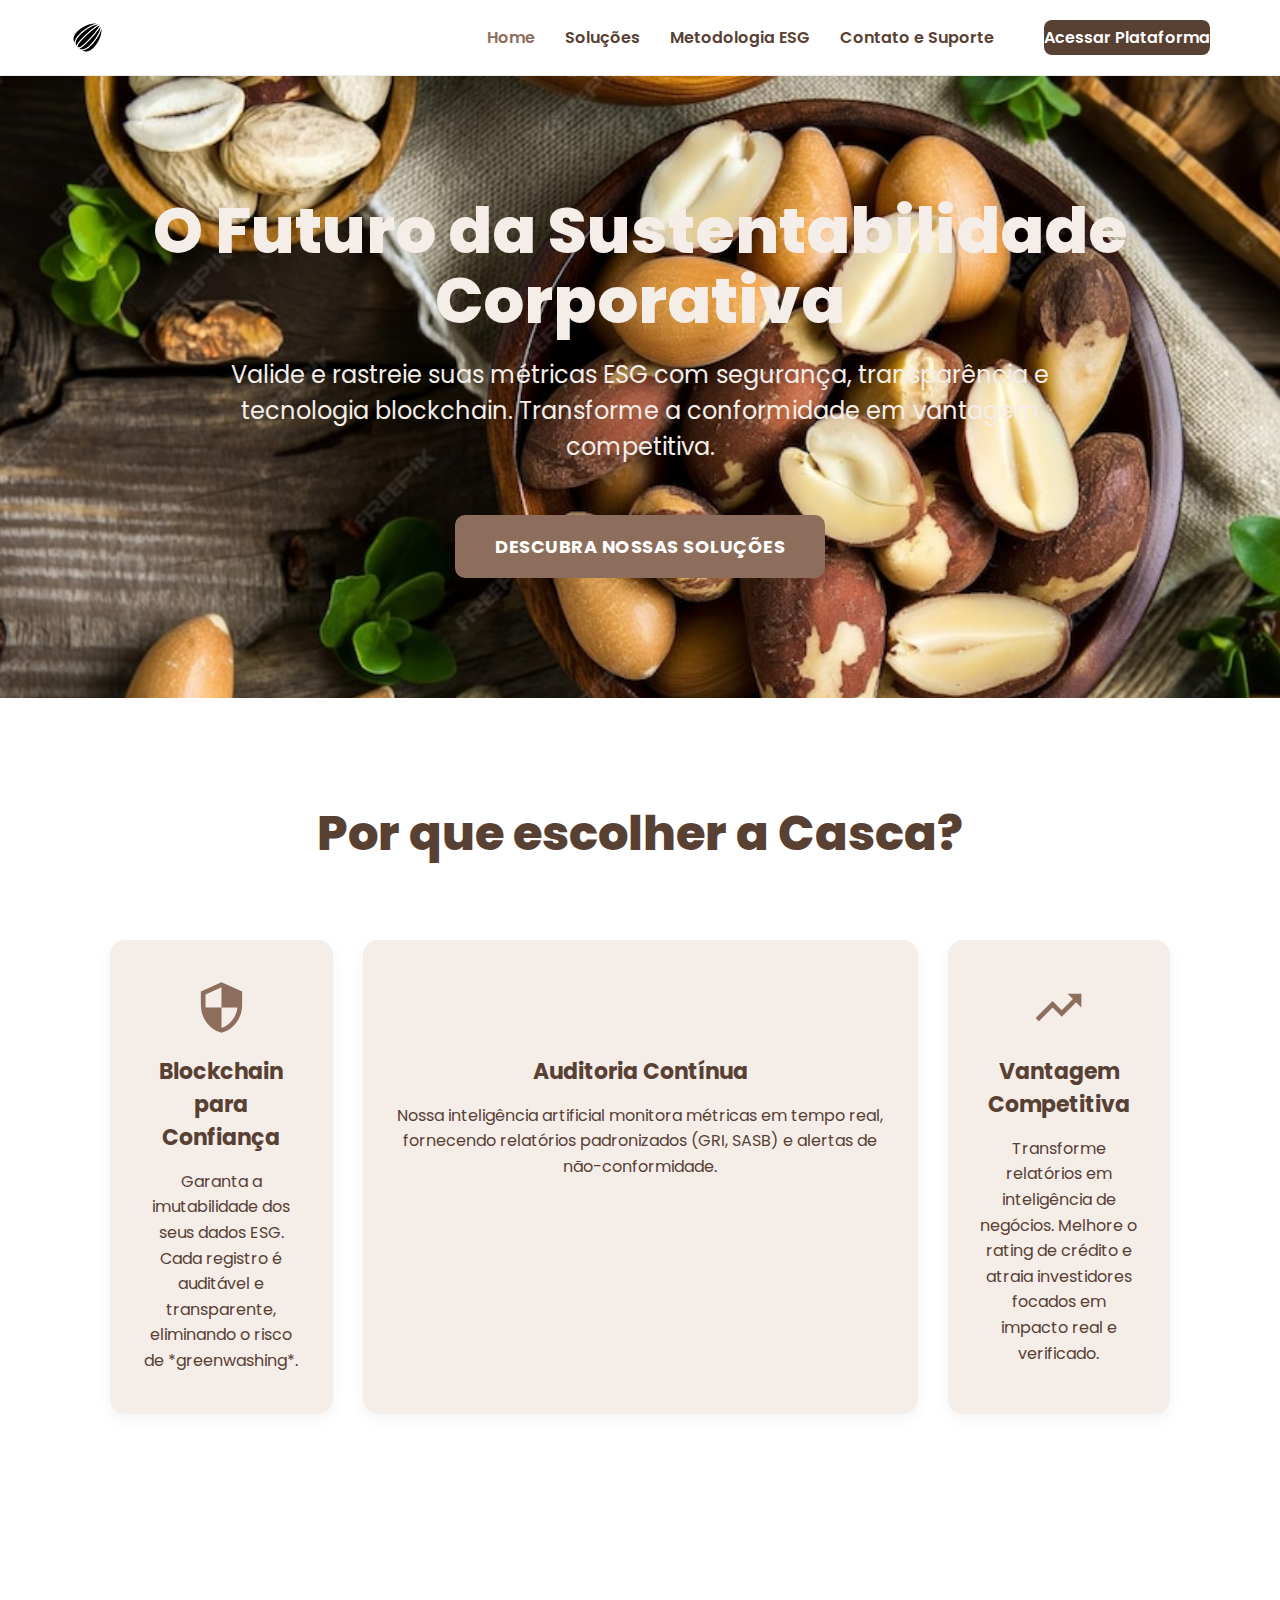
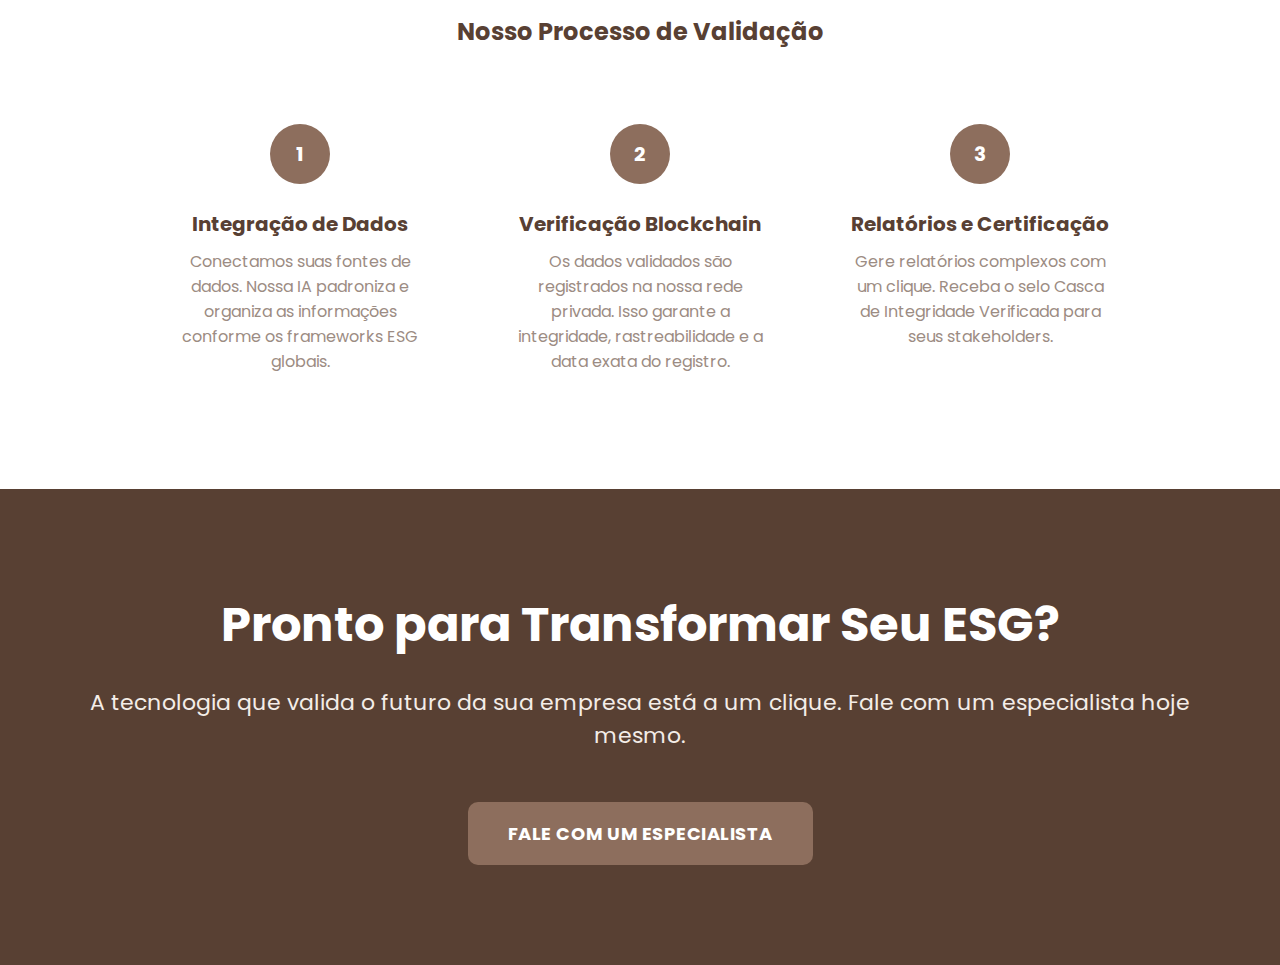
<file: static/index.html>
<!DOCTYPE html>
<html lang="pt-BR">
<head>
    <meta charset="UTF-8">
    <meta name="viewport" content="width=device-width, initial-scale=1.0">
    <title>Home - Sustentabilidade Corporativa</title>
    <link href="https://fonts.googleapis.com/css2?family=Poppins:wght@300;400;600;700;800&display=swap" rel="stylesheet">
    <link href="https://fonts.googleapis.com/icon?family=Material+Icons" rel="stylesheet">
    <style>
        /* --- Variáveis de Estilo (PADRÃO MARROM/BEGE) --- */
        :root {
            /* Marrom Escuro / Quase Preto */
            --color-brown-dark: #584033;     
            /* Marrom Médio / Terra (Destaque) */
            --color-brown-medium: #8D6E5D;   
            /* Bege Claro / Areia (Fundo Principal) */
            --color-brown-light: #F4EDE8;    
            
            --color-text-dark: var(--color-brown-dark);
            /* Cinza-Marrom */
            --color-text-light: #9C8C83;     
            --color-white: #FFFFFF;          
            --font-primary: 'Poppins', sans-serif;
            
            /* Cor de destaque para hover */
            --color-hover-light: #A38271; 
        }

        * {
            margin: 0; padding: 0; box-sizing: border-box; 
            font-family: var(--font-primary);
            scroll-behavior: smooth;
        }

        body {
            background-color: var(--color-white); 
            min-height: 100vh;
            color: var(--color-text-dark);
        }

        /* --- Estilo do Cabeçalho e Navegação Principal --- */
        .header-main {
            display: flex;
            justify-content: space-between;
            align-items: center;
            padding: 20px 70px; 
            background-color: var(--color-white);
            border-bottom: 1px solid #eee;
        }

        .logo a img { height: 35px; vertical-align: middle; }
        
        .nav-links {
            display: flex;
            align-items: center;
            gap: 30px; 
        }

        .nav-links a {
            text-decoration: none;
            color: var(--color-text-dark);
            font-weight: 600;
            font-size: 16px;
            padding: 5px 0;
            transition: color 0.2s;
        }

        .nav-links a:hover,
        .nav-links a.active {
            color: var(--color-brown-medium);
        }

        /* --- ESTILOS DO BOTÃO PRINCIPAL (Acessar Plataforma - HEADER) --- */
        .access-button-header { 
            display: inline-block; 
            text-decoration: none; 
            padding: 10px 20px; 
            border: none; 
            border-radius: 8px; 
            font-size: 15px; 
            font-weight: 600; 
            cursor: pointer; 
            transition: all 0.3s ease; 
            background-color: var(--color-brown-dark); 
            color: var(--color-white) !important; /* Corrigido: Força a cor branca */
            margin-left: 20px;
        }
        .access-button-header:hover { 
            background-color: #6a5345; 
            transform: translateY(-1px); 
        }

        /* Oculta o menu de hamburguer na versão desktop */
        .menu-icon { display: none; }
        .sidebar-menu { display: none; }
        
        /* --- SEÇÃO HERO --- */
        .hero-section {
            background-image: url("img/casca_site.jpg");
            /* 2. Propriedades para cobrir e centralizar a imagem */
            background-size: cover; 
            background-position: center center;
            background-repeat: no-repeat;
    /* (Opcional) Fixa a imagem para efeito paralaxe */
    background-attachment: fixed;

            background-color: var(--color-brown-light); 
            padding: 120px 70px; /* Aumentei o padding vertical */
            text-align: center;
        }
        .hero-section h1 {
            font-size: 64px; /* Levemente maior */
            font-weight: 800;
            color: var(--color-brown-light);
            margin-bottom: 20px; 
            line-height: 1.1;
        }
        .hero-section p {
            font-size: 24px; /* Levemente maior */
            color: var(--color-brown-light);
            max-width: 900px; 
            margin: 0 auto 50px; 
            line-height: 1.5;
        }
        .btn-primary {
            display: inline-block;
            padding: 18px 40px;
            border: none;
            border-radius: 10px;
            font-size: 18px;
            font-weight: 700;
            cursor: pointer;
            transition: all 0.3s ease;
            background-color: var(--color-brown-medium); 
            color: var(--color-white);
            text-decoration: none;
            text-transform: uppercase;
            letter-spacing: 0.5px;
        }
        .btn-primary:hover {
            background-color: var(--color-hover-light); 
            transform: translateY(-2px);
            box-shadow: 0 4px 15px rgba(0, 0, 0, 0.1);
        }
        
        /* --- ESTILOS DE CONTEÚDO --- */
        .content-section {
            padding: 100px 70px; /* Aumentei o padding vertical */
            max-width: 1200px;
            margin: 0 auto;
            text-align: center;
        }

        .content-section h2 {
            font-size: 48px; /* Maior e mais impactante */
            font-weight: 800;
            color: var(--color-brown-dark);
            margin-bottom: 70px; /* Mais espaço para o grid */
        }
        
        /* FEATURE GRID (Por que Casca?) - Estilo de Card Aprimorado */
        .feature-grid {
            display: grid;
            grid-template-columns: repeat(3, 1fr);
            gap: 30px; /* Espaçamento menor e mais elegante */
            text-align: center; /* Centralizando o conteúdo do card */
        }

        .feature-card {
            padding: 40px 30px; /* Padding maior */
            border-radius: 15px; /* Bordas mais suaves */
            background-color: var(--color-brown-light); /* Cor de fundo do Bege */
            transition: transform 0.3s ease, box-shadow 0.3s ease;
            box-shadow: 0 5px 15px rgba(0, 0, 0, 0.05); /* Sombra sutil */
        }

        .feature-card:hover {
            transform: translateY(-8px); /* Efeito 3D mais pronunciado */
            box-shadow: 0 15px 30px rgba(0, 0, 0, 0.1);
        }

        .feature-card .material-icons {
            font-size: 55px; /* Ícone maior */
            color: var(--color-brown-medium);
            margin-bottom: 20px;
            display: block;
        }

        .feature-card h3 {
            font-size: 22px;
            font-weight: 700;
            color: var(--color-brown-dark);
            margin-bottom: 15px;
        }

        .feature-card p {
            font-size: 16px;
            color: var(--color-text-dark); /* Texto ligeiramente mais escuro para melhor leitura */
            line-height: 1.6;
        }

        /* Seção de Processo */
        .process-section {
            background-color: var(--color-white);
            padding: 100px 70px;
            text-align: center;
        }

        .process-section h2 {
             color: var(--color-brown-dark);
             margin-bottom: 60px;
        }

        .process-steps {
            display: flex;
            justify-content: center;
            gap: 40px; /* Aumentei o espaçamento */
            position: relative;
        }
        
        /* Linha divisória (opcional, mas adiciona fluxo) */
        .process-steps::before {
            content: '';
            position: absolute;
            top: 25px;
            left: 50%;
            transform: translateX(-50%);
            width: 70%;
            height: 2px;
            background-color: var(--color-brown-light);
            z-index: 0;
            display: none; /* Desabilitado para manter a simplicidade do layout de colunas */
        }

        .step {
            width: 300px; /* Maior largura */
            text-align: center;
            position: relative;
            padding: 15px;
        }

        .step-number {
            display: inline-flex;
            width: 60px; /* Maior */
            height: 60px; /* Maior */
            justify-content: center;
            align-items: center;
            border-radius: 50%;
            background-color: var(--color-brown-medium);
            color: var(--color-white);
            font-weight: 700;
            font-size: 20px;
            margin-bottom: 25px;
            z-index: 1;
            position: relative;
        }

        .step h3 {
            color: var(--color-brown-dark);
            font-size: 20px;
            margin-bottom: 10px;
        }
        
        .step p {
            color: var(--color-text-light);
        }

        /* Seção de CTA Final */
        .cta-section {
            background-color: var(--color-brown-dark);
            padding: 100px 70px; /* Aumentei o padding vertical */
            text-align: center;
        }

        .cta-section h2 {
            color: var(--color-white);
            font-size: 48px;
            margin-bottom: 25px;
        }

        .cta-section p {
            color: var(--color-brown-light);
            font-size: 22px;
            margin-bottom: 50px;
        }
        
        /* --- Responsividade --- */
        @media (max-width: 1100px) {
            .hero-section h1 { font-size: 50px; }
            .content-section h2 { font-size: 40px; }
            .feature-grid { grid-template-columns: repeat(2, 1fr); }
            .process-steps { flex-wrap: wrap; }
            .step { width: 45%; }
        }

        @media (max-width: 900px) {
            .header-main { padding: 20px 20px; }
            .nav-links { display: none; } 
            
            .access-button-header { display: none; } 
            
            .menu-icon { display: block; }
            .sidebar-menu { display: flex; }
            
            /* Botão de Acesso Padrão na Sidebar (Mobile) */
            .sidebar-menu .access-button { 
                 display: block; 
                 text-decoration: none; 
                 padding: 15px 30px; 
                 border: none; 
                 border-radius: 8px; 
                 font-size: 16px; 
                 font-weight: 600; 
                 cursor: pointer; 
                 background-color: var(--color-brown-dark); 
                 color: var(--color-white) !important; 
                 width: 100%; margin-top: auto; 
            }

            .hero-section { padding: 80px 20px; }
            .hero-section h1 { font-size: 38px; }
            .hero-section p { font-size: 18px; }

            .content-section { padding: 50px 20px; }
            .content-section h2 { font-size: 30px; margin-bottom: 30px; }
            .feature-grid {
                grid-template-columns: 1fr; 
                gap: 25px;
            }
            .process-steps {
                flex-direction: column; 
                gap: 30px;
            }
            .step {
                width: 100%;
            }
            .cta-section { padding: 50px 20px; }
            .cta-section h2 { font-size: 34px; }
            .cta-section p { font-size: 18px; }
        }
    </style>
</head>
<body>

    <header class="header-main">
        <div class="logo">
            <a href="index.html">
                <img src="casca2.png" alt="Logo da Casca">
            </a>
        </div>
        
        <div class="nav-links">
            <a href="index.html" class="active">Home</a>
            <a href="solucoes.html">Soluções</a>
            <a href="metodologia.html">Metodologia ESG</a>
            <a href="contato-e-suporte.html">Contato e Suporte</a>
            
            <a href="login.html" class="access-button-header">
                Acessar Plataforma
            </a>
        </div>
        
        <div id="menu-icon-main" class="menu-icon">
            <div></div>
            <div></div>
            <div></div>
        </div>
    </header>

    <nav id="sidebar-menu" class="sidebar-menu">
        <ul class="menu-list">
            <li><a href="index.html" class="active">Home</a></li>
            <li><a href="solucoes.html">Soluções</a></li>
            <li><a href="metodologia.html">Metodologia ESG</a></li>
            <li><a href="contato-e-suporte.html">Contato e Suporte</a></li> 
        </ul>
        <a href="login.html" class="access-button">
            Acessar Plataforma
        </a>
    </nav>
    
    <section class="hero-section">
        <h1>O Futuro da Sustentabilidade Corporativa</h1>
        <p>Valide e rastreie suas métricas ESG com segurança, transparência e tecnologia blockchain. Transforme a conformidade em vantagem competitiva.</p>
        <a href="solucoes.html" class="btn-primary">Descubra Nossas Soluções</a>
    </section>

    <section class="content-section">
        <h2>Por que escolher a Casca?</h2>
        <div class="feature-grid">
            
            <div class="feature-card">
                <span class="material-icons">security</span>
                <h3>Blockchain para Confiança</h3>
                <p>Garanta a imutabilidade dos seus dados ESG. Cada registro é auditável e transparente, eliminando o risco de *greenwashing*.</p>
            </div>
            
            <div class="feature-card">
                <span class="material-icons">analytics</span>
                <h3>Auditoria Contínua</h3>
                <p>Nossa inteligência artificial monitora métricas em tempo real, fornecendo relatórios padronizados (GRI, SASB) e alertas de não-conformidade.</p>
            </div>
            
            <div class="feature-card">
                <span class="material-icons">trending_up</span>
                <h3>Vantagem Competitiva</h3>
                <p>Transforme relatórios em inteligência de negócios. Melhore o rating de crédito e atraia investidores focados em impacto real e verificado.</p>
            </div>
        </div>
    </section>

    <section class="process-section">
        <h2>Nosso Processo de Validação</h2>
        <div class="process-steps">
            <div class="step">
                <div class="step-number">1</div>
                <h3>Integração de Dados</h3>
                <p>Conectamos suas fontes de dados. Nossa IA padroniza e organiza as informações conforme os frameworks ESG globais.</p>
            </div>
            <div class="step">
                <div class="step-number">2</div>
                <h3>Verificação Blockchain</h3>
                <p>Os dados validados são registrados na nossa rede privada. Isso garante a integridade, rastreabilidade e a data exata do registro.</p>
            </div>
            <div class="step">
                <div class="step-number">3</div>
                <h3>Relatórios e Certificação</h3>
                <p>Gere relatórios complexos com um clique. Receba o selo Casca de Integridade Verificada para seus stakeholders.</p>
            </div>
        </div>
    </section>

    <section class="cta-section">
        <h2>Pronto para Transformar Seu ESG?</h2>
        <p>A tecnologia que valida o futuro da sua empresa está a um clique. Fale com um especialista hoje mesmo.</p>
        <a href="contato-e-suporte.html" class="btn-primary">Fale com um Especialista</a>
    </section>

    <script>
        document.addEventListener('DOMContentLoaded', function() {
            // Funcionalidade do Menu Lateral (Mobile)
            const sidebarMenu = document.getElementById('sidebar-menu');
            const menuIconMain = document.getElementById('menu-icon-main');
            const menuLinks = document.querySelectorAll('#sidebar-menu .menu-list a'); 

            function toggleMenu() {
                if (sidebarMenu) {
                    sidebarMenu.classList.toggle('active');
                }
            }

            if (menuIconMain) {
                menuIconMain.addEventListener('click', toggleMenu);
            }
            
            // Fecha o menu lateral ao clicar em um link (mobile)
            menuLinks.forEach(link => {
                link.addEventListener('click', () => {
                    if (sidebarMenu && sidebarMenu.classList.contains('active')) {
                        setTimeout(() => {
                            sidebarMenu.classList.remove('active');
                        }, 300); 
                    }
                });
            });
        });
    </script>
</body>
</html>
</file>
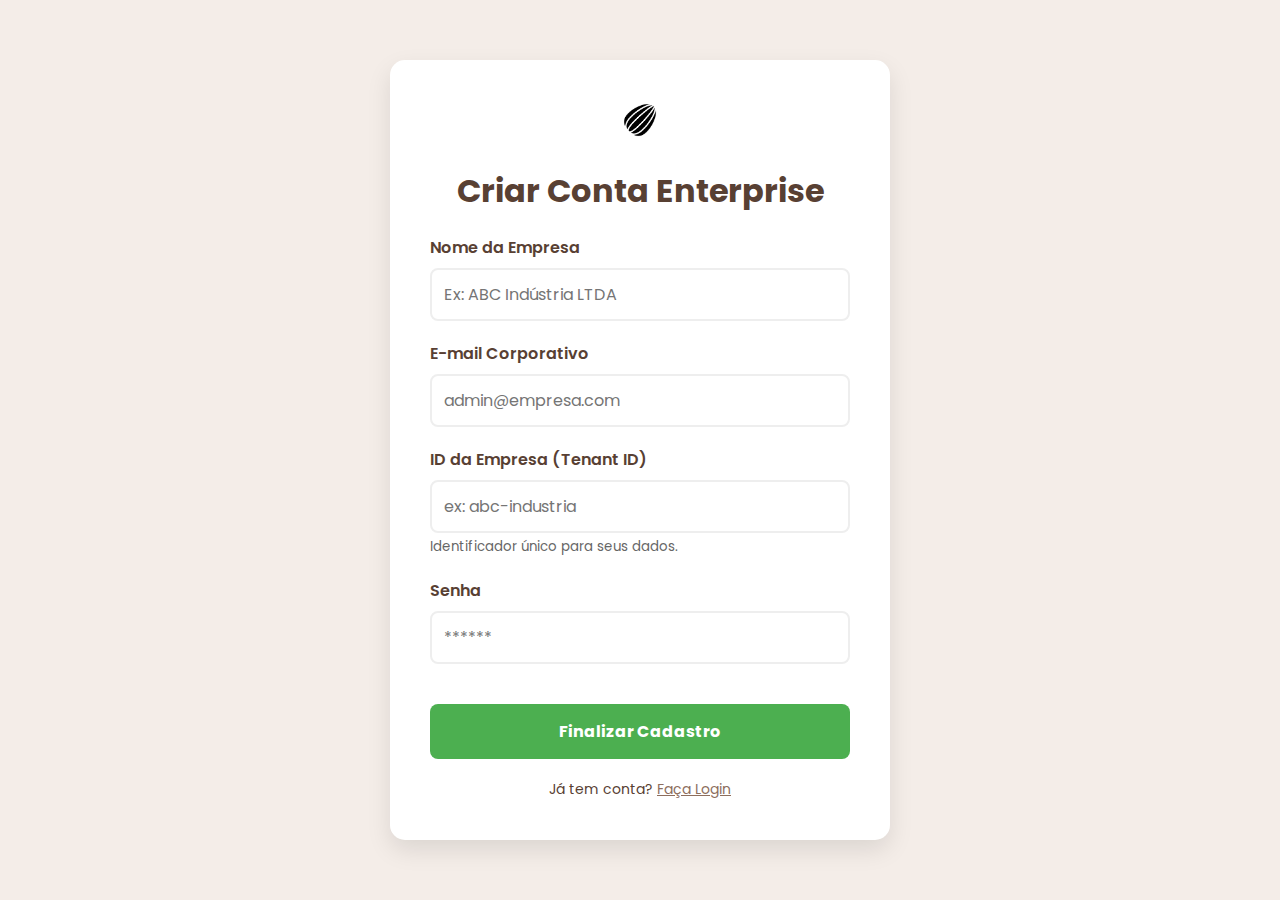
<file: static/cadastro.html>
<!DOCTYPE html>
<html lang="pt-BR">
<head>
    <meta charset="UTF-8">
    <meta name="viewport" content="width=device-width, initial-scale=1.0">
    <title>Cadastro - Casca ESG</title>
    <link href="https://fonts.googleapis.com/css2?family=Poppins:wght@300;400;600;700&display=swap" rel="stylesheet">
    <link rel="stylesheet" href="css/dashboard.css">
    <style>
        body {
            display: flex; align-items: center; justify-content: center;
            background-color: var(--color-brown-light); min-height: 100vh;
        }
        .register-container {
            background: white; padding: 40px; border-radius: 15px;
            box-shadow: 0 10px 25px rgba(0,0,0,0.1);
            width: 100%; max-width: 500px; text-align: center;
        }
        .register-container h1 { margin-bottom: 20px; color: var(--color-brown-dark); }
        .form-group { text-align: left; }
    </style>
</head>
<body>
    <div class="register-container">
        <img src="casca2.png" alt="Logo" style="height: 40px; margin-bottom: 20px;">
        <h1>Criar Conta Enterprise</h1>
        <form id="registerForm">
            <div class="form-group">
                <label>Nome da Empresa</label>
                <input type="text" id="nome_empresa" required placeholder="Ex: ABC Indústria LTDA">
            </div>
            <div class="form-group">
                <label>E-mail Corporativo</label>
                <input type="email" id="email" required placeholder="admin@empresa.com">
            </div>
            <div class="form-group">
                <label>ID da Empresa (Tenant ID)</label>
                <input type="text" id="tenant_id" required placeholder="ex: abc-industria">
                <small style="color: #666;">Identificador único para seus dados.</small>
            </div>
            <div class="form-group">
                <label>Senha</label>
                <input type="password" id="senha" required placeholder="******">
            </div>
            <button type="submit" class="btn-save" style="margin-top: 20px;">Finalizar Cadastro</button>
        </form>
        <p style="margin-top: 20px; font-size: 14px;">
            Já tem conta? <a href="login.html" style="color: var(--color-brown-medium);">Faça Login</a>
        </p>
    </div>

    <script>
        document.getElementById('registerForm').addEventListener('submit', async (e) => {
            e.preventDefault();
            const payload = {
                nome_empresa: document.getElementById('nome_empresa').value,
                email: document.getElementById('email').value,
                tenant_id: document.getElementById('tenant_id').value,
                senha: document.getElementById('senha').value
            };

            try {
                const response = await fetch('/usuarios/registrar', {
                    method: 'POST',
                    headers: { 'Content-Type': 'application/json' },
                    body: JSON.stringify(payload)
                });

                if (response.ok) {
                    alert("Cadastro realizado com sucesso! Agora faça login.");
                    window.location.href = 'login.html';
                } else {
                    const err = await response.json();
                    alert("Erro: " + (err.detail || "Falha no cadastro"));
                }
            } catch (err) { alert("Erro de conexão."); }
        });
    </script>
</body>
</html>
</file>
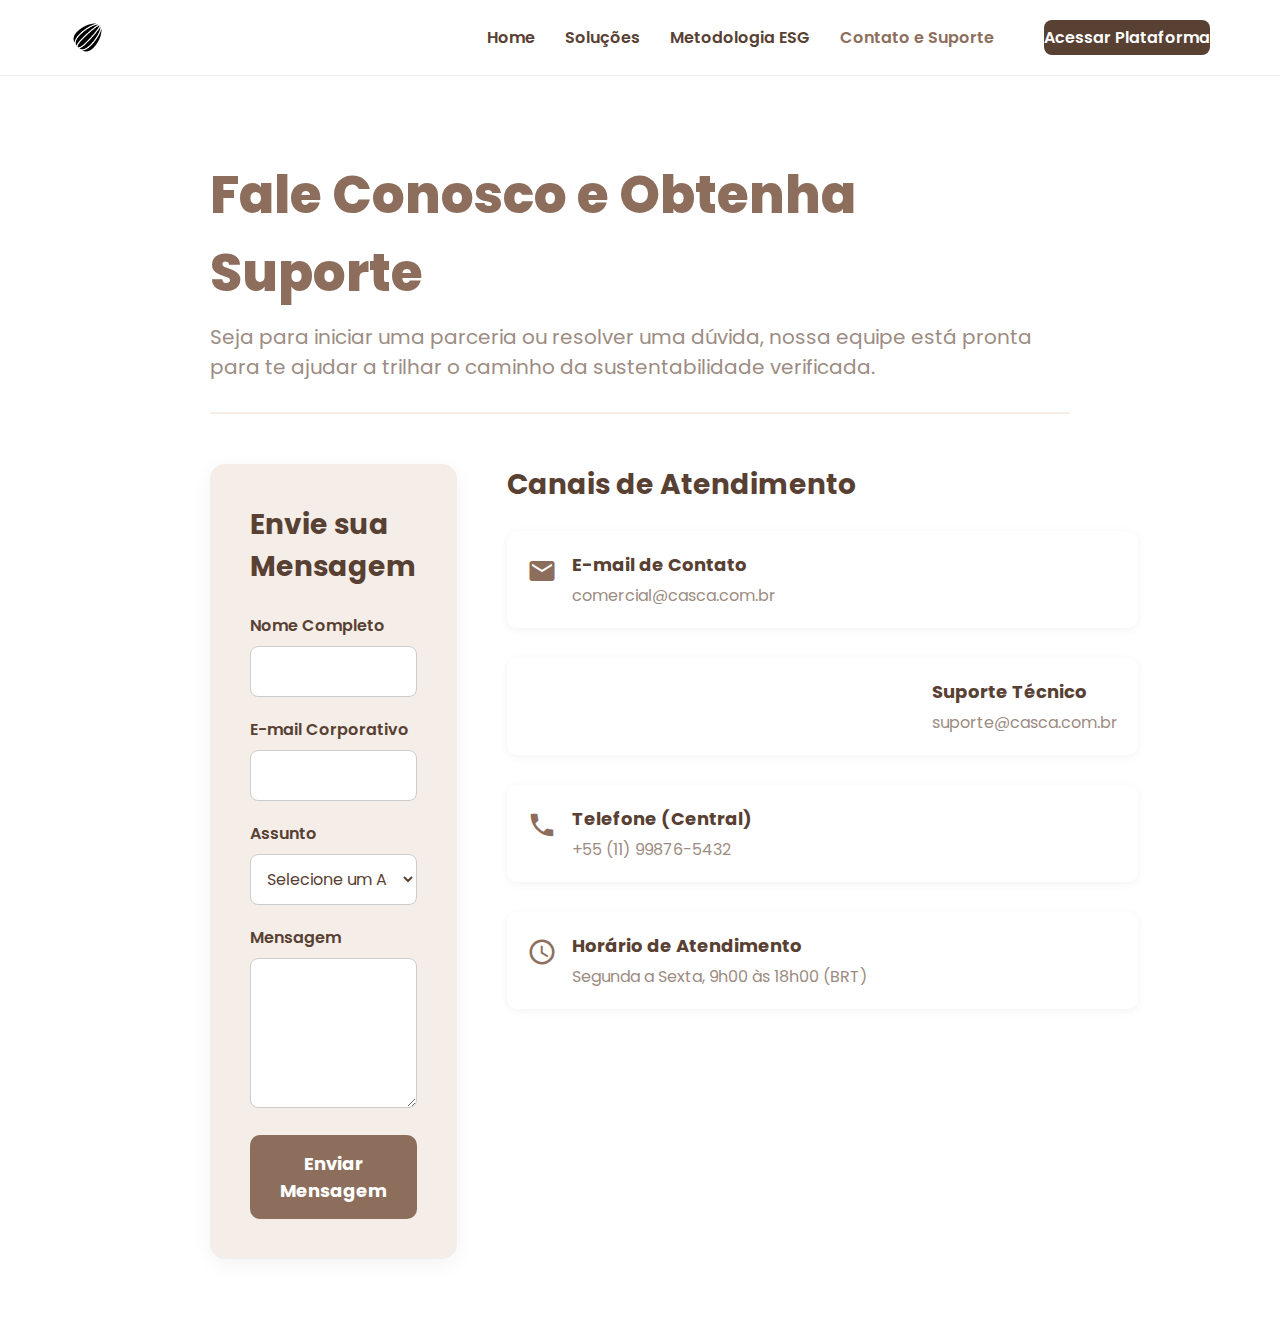
<file: static/contato-e-suporte.html>
<!DOCTYPE html>
<html lang="pt-BR">
<head>
    <meta charset="UTF-8">
    <meta name="viewport" content="width=device-width, initial-scale=1.0">
    <title>Contato e Suporte</title>
    <link href="https://fonts.googleapis.com/css2?family=Poppins:wght@300;400;600;700;800&display=swap" rel="stylesheet">
    <link href="https://fonts.googleapis.com/icon?family=Material+Icons" rel="stylesheet">
    <style>
        /* --- Variáveis de Estilo (PADRÃO MARROM/BEGE) --- */
        :root {
            --color-brown-dark: #584033;     
            --color-brown-medium: #8D6E5D;   
            --color-brown-light: #F4EDE8;    
            --color-text-dark: var(--color-brown-dark);
            --color-text-light: #9C8C83;     
            --color-white: #FFFFFF;          
            --color-hover-light: #A38271; 
            --font-primary: 'Poppins', sans-serif;
        }

        * {
            margin: 0; padding: 0; box-sizing: border-box; 
            font-family: var(--font-primary);
            scroll-behavior: smooth;
        }

        body {
            background-color: var(--color-white); 
            min-height: 100vh;
            color: var(--color-text-dark);
        }

        /* --- Estilo do Cabeçalho e Navegação Principal (Repetição) --- */
        .header-main {
            display: flex;
            justify-content: space-between;
            align-items: center;
            padding: 20px 70px; 
            background-color: var(--color-white);
            border-bottom: 1px solid #eee;
        }

        .logo a img { height: 35px; vertical-align: middle; }
        
        .nav-links {
            display: flex;
            align-items: center;
            gap: 30px; 
        }

        .nav-links a {
            text-decoration: none;
            color: var(--color-text-dark);
            font-weight: 600;
            font-size: 16px;
            padding: 5px 0;
            transition: color 0.2s;
        }

        .nav-links a:hover,
        .nav-links a.active {
            color: var(--color-brown-medium);
        }

        /* --- ESTILOS DO BOTÃO PRINCIPAL (Acessar Plataforma - HEADER) --- */
        .access-button-header { 
            display: inline-block; 
            text-decoration: none; 
            padding: 10px 20px; 
            border: none; 
            border-radius: 8px; 
            font-size: 15px; 
            font-weight: 600; 
            cursor: pointer; 
            transition: all 0.3s ease; 
            background-color: var(--color-brown-dark); 
            color: var(--color-white) !important; 
            margin-left: 20px;
        }
        .access-button-header:hover { 
            background-color: #6a5345; 
            transform: translateY(-1px); 
        }

        /* Mobile Menu */
        .menu-icon { display: none; }
        .sidebar-menu { 
            display: none; 
            flex-direction: column;
            position: fixed;
            top: 75px; 
            right: 0;
            width: 100%;
            max-width: 300px;
            background-color: var(--color-brown-light);
            box-shadow: -2px 0 10px rgba(0, 0, 0, 0.1);
            padding: 20px;
            transition: transform 0.3s ease-in-out;
            transform: translateX(100%);
            z-index: 1000;
            height: calc(100vh - 75px);
        }
        .sidebar-menu.active {
            transform: translateX(0);
        }
        .sidebar-menu .menu-list {
            list-style: none;
            width: 100%;
            margin-bottom: 20px;
        }
        .sidebar-menu .menu-list a {
            display: block;
            padding: 15px 0;
            text-decoration: none;
            color: var(--color-brown-dark);
            border-bottom: 1px solid rgba(0, 0, 0, 0.1);
            font-weight: 600;
        }
        .sidebar-menu .menu-list a:hover {
            color: var(--color-brown-medium);
        }
        .sidebar-menu .access-button {
             display: block; 
             text-align: center;
             text-decoration: none; 
             padding: 15px 35px; 
             border: none; 
             border-radius: 8px; 
             font-size: 16px; 
             font-weight: 600; 
             cursor: pointer; 
             background-color: var(--color-brown-dark); 
             color: var(--color-white) !important; 
             width: 100%; 
             margin-top: auto; 
        }

        /* --- Layout de Conteúdo --- */
        .content-section {
            padding: 80px 70px;
            max-width: 1000px;
            margin: 0 auto;
        }

        .content-section h1 {
            font-size: 52px;
            font-weight: 800;
            color: var(--color-brown-medium);
            margin-bottom: 10px;
        }
        
        .content-section > p {
            font-size: 20px;
            color: var(--color-text-light);
            margin-bottom: 50px;
            border-bottom: 2px solid var(--color-brown-light);
            padding-bottom: 30px;
        }

        /* --- Formulário de Contato --- */
        .contact-grid {
            display: flex;
            gap: 50px;
        }

        .contact-form {
            flex: 1;
            padding: 40px;
            background-color: var(--color-brown-light);
            border-radius: 15px;
            box-shadow: 0 5px 20px rgba(0, 0, 0, 0.05);
        }

        .contact-form h2 {
            font-size: 28px;
            font-weight: 700;
            color: var(--color-brown-dark);
            margin-bottom: 25px;
        }

        .form-group {
            margin-bottom: 20px;
        }

        .form-group label {
            display: block;
            font-weight: 600;
            margin-bottom: 8px;
            color: var(--color-text-dark);
        }

        .form-group input,
        .form-group textarea,
        .form-group select {
            width: 100%;
            padding: 12px;
            border: 1px solid #ccc;
            border-radius: 8px;
            font-size: 16px;
            color: var(--color-text-dark);
            background-color: var(--color-white);
            transition: border-color 0.3s;
        }

        .form-group input:focus,
        .form-group textarea:focus,
        .form-group select:focus {
            border-color: var(--color-brown-medium);
            outline: none;
        }

        textarea {
            resize: vertical;
            min-height: 150px;
        }

        .btn-submit {
            display: block;
            width: 100%;
            padding: 15px;
            border: none;
            border-radius: 10px;
            font-size: 18px;
            font-weight: 700;
            cursor: pointer;
            transition: all 0.3s ease;
            background-color: var(--color-brown-medium); 
            color: var(--color-white);
        }

        .btn-submit:hover {
            background-color: var(--color-hover-light); 
            transform: translateY(-2px);
        }

        /* --- Informações de Suporte --- */
        .contact-info {
            flex: 1;
        }
        
        .contact-info h2 {
            font-size: 28px;
            font-weight: 700;
            color: var(--color-brown-dark);
            margin-bottom: 25px;
        }

        .info-card {
            display: flex;
            align-items: flex-start;
            margin-bottom: 30px;
            padding: 20px;
            border-radius: 10px;
            background-color: var(--color-white);
            box-shadow: 0 2px 10px rgba(0, 0, 0, 0.05);
        }

        .info-card .material-icons {
            font-size: 30px;
            color: var(--color-brown-medium);
            margin-right: 15px;
            margin-top: 5px;
        }

        .info-details h3 {
            font-size: 18px;
            color: var(--color-brown-dark);
            margin-bottom: 5px;
        }

        .info-details p {
            font-size: 16px;
            color: var(--color-text-light);
        }
        
        /* --- Responsividade --- */
        @media (max-width: 900px) {
            .header-main { padding: 20px 20px; }
            .nav-links { display: none; } 
            .access-button-header { display: none; } 
            .menu-icon { display: block; }
            .sidebar-menu { display: flex; }

            .content-section { padding: 50px 20px; }
            .content-section h1 { font-size: 38px; }
            .content-section > p { font-size: 18px; margin-bottom: 40px; }
            
            .contact-grid { flex-direction: column; gap: 30px; }
            .contact-form { padding: 30px; }
        }
    </style>
</head>
<body>

    <header class="header-main">
        <div class="logo">
            <a href="index.html">
                <img src="casca2.png" alt="Logo da Casca">
            </a>
        </div>
        
        <!-- Navegação Desktop -->
        <div class="nav-links">
            <a href="index.html">Home</a>
            <a href="solucoes.html">Soluções</a>
            <a href="metodologia.html">Metodologia ESG</a>
            <a href="contato-e-suporte.html" class="active">Contato e Suporte</a>
            
            <!-- BOTÃO DE ACESSO DESKTOP: APONTA PARA O PAINEL -->
            <a href="painel-esg-abc.html" class="access-button-header">
                Acessar Plataforma
            </a>
        </div>
        
        <!-- Ícone de Menu para Mobile -->
        <div id="menu-icon-main" class="menu-icon">
            <span class="material-icons">menu</span>
        </div>
    </header>

    <!-- Menu Lateral (Sidebar) para Mobile -->
    <nav id="sidebar-menu" class="sidebar-menu">
        <ul class="menu-list">
            <li><a href="index.html">Home</a></li>
            <li><a href="solucoes.html">Soluções</a></li>
            <li><a href="metodologia.html">Metodologia ESG</a></li>
            <li><a href="contato-e-suporte.html" class="active">Contato e Suporte</a></li> 
        </ul>
        <!-- BOTÃO DE ACESSO MOBILE: APONTA PARA O PAINEL -->
        <a href="painel-esg-abc.html" class="access-button">
            Acessar Plataforma
        </a>
    </nav>

    <!-- Seção Principal de Contato -->
    <section class="content-section">
        <h1>Fale Conosco e Obtenha Suporte</h1>
        <p>Seja para iniciar uma parceria ou resolver uma dúvida, nossa equipe está pronta para te ajudar a trilhar o caminho da sustentabilidade verificada.</p>
        
        <div class="contact-grid">
            <!-- Coluna 1: Formulário de Contato -->
            <div class="contact-form">
                <h2>Envie sua Mensagem</h2>
                <form action="#" method="POST">
                    <div class="form-group">
                        <label for="name">Nome Completo</label>
                        <input type="text" id="name" name="name" required>
                    </div>
                    <div class="form-group">
                        <label for="email">E-mail Corporativo</label>
                        <input type="email" id="email" name="email" required>
                    </div>
                    <div class="form-group">
                        <label for="subject">Assunto</label>
                        <select id="subject" name="subject" required>
                            <option value="" disabled selected>Selecione um Assunto</option>
                            <option value="comercial">Interesse Comercial / Demonstração</option>
                            <option value="suporte">Suporte Técnico / Dúvida na Plataforma</option>
                            <option value="parceria">Parcerias e Mídia</option>
                            <option value="outros">Outros</option>
                        </select>
                    </div>
                    <div class="form-group">
                        <label for="message">Mensagem</label>
                        <textarea id="message" name="message" required></textarea>
                    </div>
                    <button type="submit" class="btn-submit">Enviar Mensagem</button>
                </form>
            </div>

            <!-- Coluna 2: Informações de Contato -->
            <div class="contact-info">
                <h2>Canais de Atendimento</h2>
                
                <div class="info-card">
                    <span class="material-icons">email</span>
                    <div class="info-details">
                        <h3>E-mail de Contato</h3>
                        <p>comercial@casca.com.br</p>
                    </div>
                </div>

                <div class="info-card">
                    <span class="material-icons">support_agent</span>
                    <div class="info-details">
                        <h3>Suporte Técnico</h3>
                        <p>suporte@casca.com.br</p>
                    </div>
                </div>
                
                <div class="info-card">
                    <span class="material-icons">phone</span>
                    <div class="info-details">
                        <h3>Telefone (Central)</h3>
                        <p>+55 (11) 99876-5432</p>
                    </div>
                </div>

                <div class="info-card">
                    <span class="material-icons">schedule</span>
                    <div class="info-details">
                        <h3>Horário de Atendimento</h3>
                        <p>Segunda a Sexta, 9h00 às 18h00 (BRT)</p>
                    </div>
                </div>
            </div>
        </div>
    </section>

    <script>
        document.addEventListener('DOMContentLoaded', function() {
            // Funcionalidade do Menu Lateral (Mobile)
            const sidebarMenu = document.getElementById('sidebar-menu');
            const menuIconMain = document.getElementById('menu-icon-main');
            const menuLinks = document.querySelectorAll('#sidebar-menu a'); 

            function toggleMenu() {
                if (menuIconMain.classList.contains('active')) {
                    menuIconMain.classList.remove('active');
                    sidebarMenu.classList.remove('active');
                    menuIconMain.querySelector('.material-icons').textContent = 'menu';
                } else {
                    menuIconMain.classList.add('active');
                    sidebarMenu.classList.add('active');
                    menuIconMain.querySelector('.material-icons').textContent = 'close';
                }
            }

            if (menuIconMain) {
                menuIconMain.addEventListener('click', toggleMenu);
            }
            
            // Fecha o menu lateral ao clicar em um link (mobile)
            menuLinks.forEach(link => {
                link.addEventListener('click', () => {
                    if (sidebarMenu && sidebarMenu.classList.contains('active')) {
                        setTimeout(() => {
                            sidebarMenu.classList.remove('active');
                            menuIconMain.classList.remove('active');
                            menuIconMain.querySelector('.material-icons').textContent = 'menu';
                        }, 300); 
                    }
                });
            });
            
            // Adiciona um listener simples ao formulário (apenas para simular o envio)
            const contactForm = document.querySelector('.contact-form form');
            if (contactForm) {
                contactForm.addEventListener('submit', function(e) {
                    e.preventDefault();
                    
                    // Simulação de mensagem de sucesso (em vez de alert)
                    const submitButton = contactForm.querySelector('.btn-submit');
                    const originalText = submitButton.textContent;
                    
                    submitButton.textContent = 'Mensagem Enviada com Sucesso!';
                    submitButton.style.backgroundColor = '#4CAF50'; // Verde de sucesso

                    setTimeout(() => {
                        submitButton.textContent = originalText;
                        submitButton.style.backgroundColor = 'var(--color-brown-medium)';
                        contactForm.reset();
                    }, 3000);
                });
            }
        });
    </script>
</body>
</html>
</file>
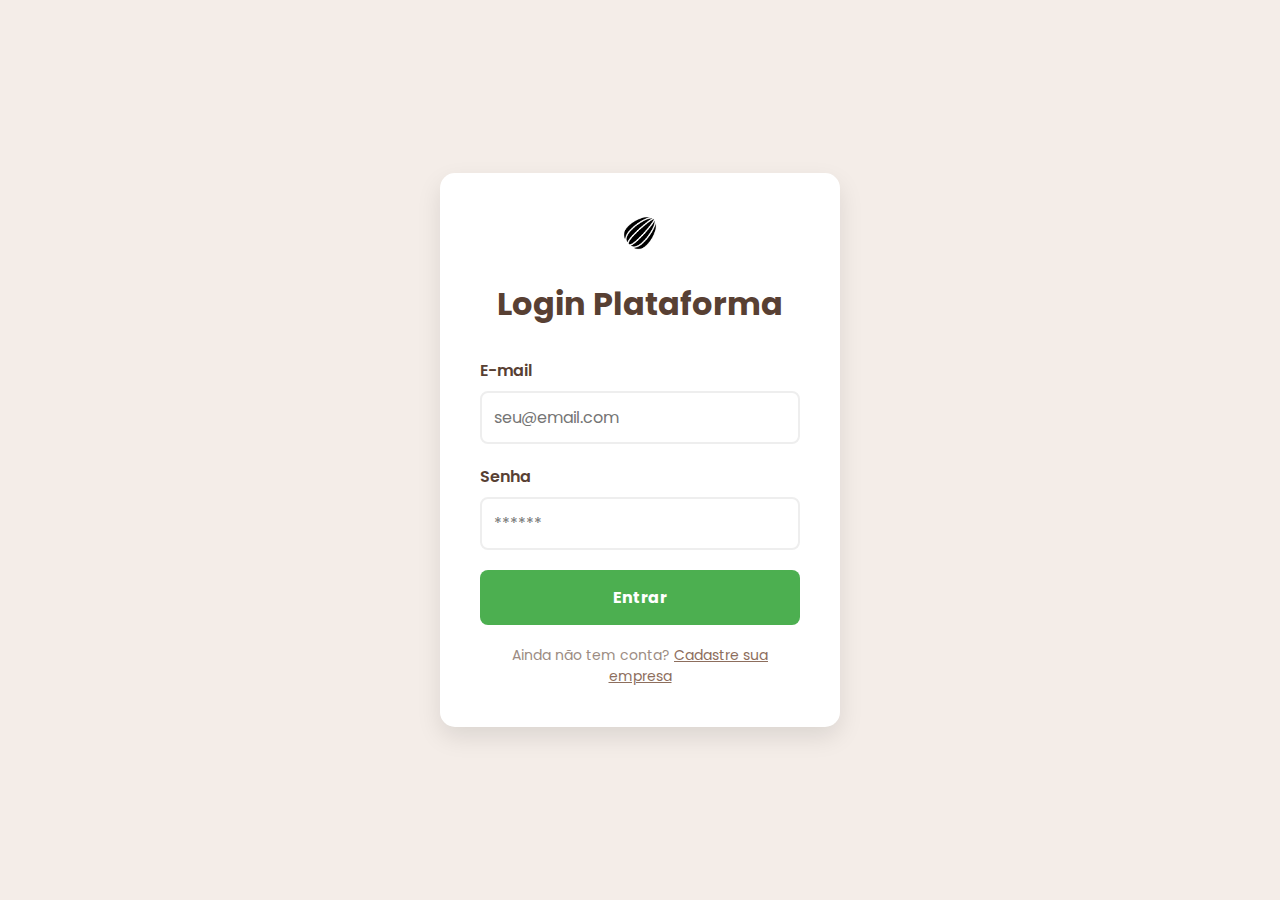
<file: static/login.html>
<!DOCTYPE html>
<html lang="pt-BR">
<head>
    <meta charset="UTF-8">
    <meta name="viewport" content="width=device-width, initial-scale=1.0">
    <title>Login - Casca ESG</title>
    <link href="https://fonts.googleapis.com/css2?family=Poppins:wght@300;400;600;700&display=swap" rel="stylesheet">
    <link rel="stylesheet" href="css/dashboard.css">
    <style>
        body {
            display: flex;
            align-items: center;
            justify-content: center;
            background-color: var(--color-brown-light);
        }
        .login-container {
            background: white;
            padding: 40px;
            border-radius: 15px;
            box-shadow: 0 10px 25px rgba(0,0,0,0.1);
            width: 100%;
            max-width: 400px;
            text-align: center;
        }
        .login-container img { height: 40px; margin-bottom: 20px; }
        .login-container h1 { margin-bottom: 30px; color: var(--color-brown-dark); }
        .error-message { color: #C62828; margin-bottom: 15px; display: none; font-size: 14px; }
    </style>
</head>
<body>
    <div class="login-container">
        <img src="casca2.png" alt="Logo">
        <h1>Login Plataforma</h1>
        <div id="error" class="error-message">E-mail ou senha incorretos.</div>
        <form id="loginForm">
            <div class="form-group" style="text-align: left;">
                <label>E-mail</label>
                <input type="email" id="email" required placeholder="seu@email.com">
            </div>
            <div class="form-group" style="text-align: left;">
                <label>Senha</label>
                <input type="password" id="senha" required placeholder="******">
            </div>
            <button type="submit" class="btn-save">Entrar</button>
        </form>
        <p style="margin-top: 20px; font-size: 14px; color: var(--color-text-light);">
            Ainda não tem conta? <a href="cadastro.html" style="color: var(--color-brown-medium);">Cadastre sua empresa</a>
        </p>
    </div>

    <script src="js/api.js"></script>
    <script>
        document.getElementById('loginForm').addEventListener('submit', async (e) => {
            e.preventDefault();
            const email = document.getElementById('email').value;
            const password = document.getElementById('senha').value;
            const errorEl = document.getElementById('error');

            const formData = new FormData();
            formData.append('username', email);
            formData.append('password', password);

            try {
                const response = await fetch('/usuarios/login', {
                    method: 'POST',
                    body: formData
                });

                if (response.ok) {
                    const data = await response.json();
                    localStorage.setItem('esg_token', data.access_token);
                    window.location.href = 'painel-esg-abc.html';
                } else {
                    errorEl.style.display = 'block';
                }
            } catch (err) {
                errorEl.style.display = 'block';
                errorEl.innerText = "Erro de conexão com o servidor.";
            }
        });
    </script>
</body>
</html>
</file>
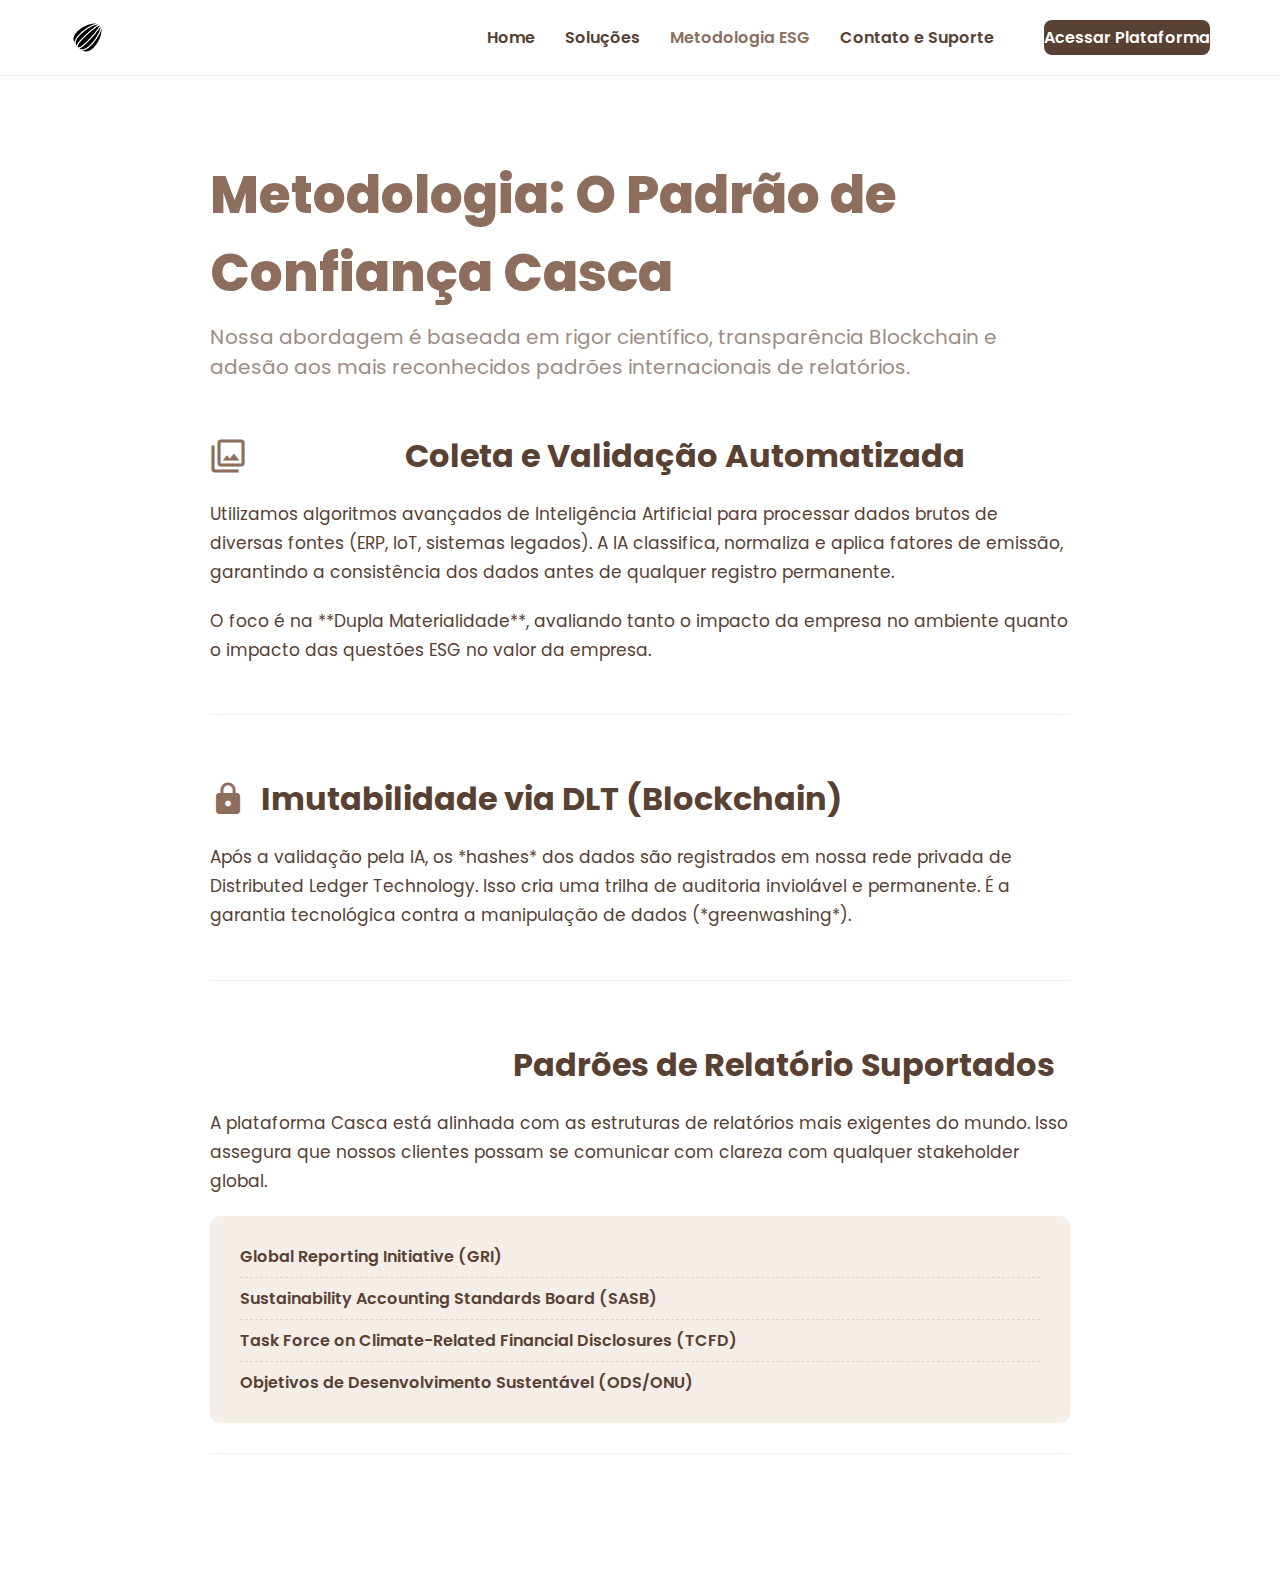
<file: static/metodologia.html>
<!DOCTYPE html>
<html lang="pt-BR">
<head>
    <meta charset="UTF-8">
    <meta name="viewport" content="width=device-width, initial-scale=1.0">
    <title>Metodologia - Padrões ESG</title>
    <link href="https://fonts.googleapis.com/css2?family=Poppins:wght@300;400;600;700;800&display=swap" rel="stylesheet">
    <link href="https://fonts.googleapis.com/icon?family=Material+Icons" rel="stylesheet">
    <style>
        /* --- Variáveis de Estilo (PADRÃO MARROM/BEGE) --- */
        :root {
            --color-brown-dark: #584033;     
            --color-brown-medium: #8D6E5D;   
            --color-brown-light: #F4EDE8;    
            --color-text-dark: var(--color-brown-dark);
            --color-text-light: #9C8C83;     
            --color-white: #FFFFFF;          
            --color-hover-light: #A38271; 
            --font-primary: 'Poppins', sans-serif;
        }

        * {
            margin: 0; padding: 0; box-sizing: border-box; 
            font-family: var(--font-primary);
            scroll-behavior: smooth;
        }

        body {
            background-color: var(--color-white); 
            min-height: 100vh;
            color: var(--color-text-dark);
        }

        /* --- Estilo do Cabeçalho e Navegação Principal (Repetição de Solucoes.html) --- */
        .header-main {
            display: flex;
            justify-content: space-between;
            align-items: center;
            padding: 20px 70px; 
            background-color: var(--color-white);
            border-bottom: 1px solid #eee;
        }

        .logo a img { height: 35px; vertical-align: middle; }
        
        .nav-links {
            display: flex;
            align-items: center;
            gap: 30px; 
        }

        .nav-links a {
            text-decoration: none;
            color: var(--color-text-dark);
            font-weight: 600;
            font-size: 16px;
            padding: 5px 0;
            transition: color 0.2s;
        }

        .nav-links a:hover,
        .nav-links a.active {
            color: var(--color-brown-medium);
        }

        /* --- ESTILOS DO BOTÃO PRINCIPAL (Acessar Plataforma - HEADER) --- */
        .access-button-header { 
            display: inline-block; 
            text-decoration: none; 
            padding: 10px 20px; 
            border: none; 
            border-radius: 8px; 
            font-size: 15px; 
            font-weight: 600; 
            cursor: pointer; 
            transition: all 0.3s ease; 
            background-color: var(--color-brown-dark); 
            color: var(--color-white) !important; 
            margin-left: 20px;
        }
        .access-button-header:hover { 
            background-color: #6a5345; 
            transform: translateY(-1px); 
        }

        /* Mobile Menu */
        .menu-icon { display: none; }
        .sidebar-menu { 
            display: none; 
            flex-direction: column;
            position: fixed;
            top: 75px; 
            right: 0;
            width: 100%;
            max-width: 300px;
            background-color: var(--color-brown-light);
            box-shadow: -2px 0 10px rgba(0, 0, 0, 0.1);
            padding: 20px;
            transition: transform 0.3s ease-in-out;
            transform: translateX(100%);
            z-index: 1000;
            height: calc(100vh - 75px);
        }
        .sidebar-menu.active {
            transform: translateX(0);
        }
        .sidebar-menu .menu-list {
            list-style: none;
            width: 100%;
            margin-bottom: 20px;
        }
        .sidebar-menu .menu-list a {
            display: block;
            padding: 15px 0;
            text-decoration: none;
            color: var(--color-brown-dark);
            border-bottom: 1px solid rgba(0, 0, 0, 0.1);
            font-weight: 600;
        }
        .sidebar-menu .menu-list a:hover {
            color: var(--color-brown-medium);
        }
        .sidebar-menu .access-button {
             display: block; 
             text-align: center;
             text-decoration: none; 
             padding: 15px 35px; 
             border: none; 
             border-radius: 8px; 
             font-size: 16px; 
             font-weight: 600; 
             cursor: pointer; 
             background-color: var(--color-brown-dark); 
             color: var(--color-white) !important; 
             width: 100%; 
             margin-top: auto; 
        }

        /* --- Layout de Conteúdo --- */
        .content-section {
            padding: 80px 70px;
            max-width: 1000px;
            margin: 0 auto;
        }

        .content-section h1 {
            font-size: 52px;
            font-weight: 800;
            color: var(--color-brown-medium);
            margin-bottom: 10px;
        }
        
        .content-section > p {
            font-size: 20px;
            color: var(--color-text-light);
            margin-bottom: 50px;
        }

        /* Tópicos da Metodologia */
        .methodology-topic {
            margin-bottom: 60px;
            padding-bottom: 30px;
            border-bottom: 1px solid var(--color-brown-light);
        }

        .methodology-topic h2 {
            font-size: 32px;
            font-weight: 700;
            color: var(--color-brown-dark);
            margin-bottom: 20px;
            display: flex;
            align-items: center;
            gap: 15px;
        }
        
        .methodology-topic .material-icons {
            font-size: 36px;
            color: var(--color-brown-medium);
        }

        .methodology-topic p {
            font-size: 17px;
            line-height: 1.7;
            margin-bottom: 20px;
            color: var(--color-text-dark);
        }
        
        .standards-list {
            list-style: none;
            padding: 20px 30px;
            background-color: var(--color-brown-light);
            border-radius: 10px;
        }

        .standards-list li {
            font-size: 16px;
            padding: 8px 0;
            border-bottom: 1px dashed rgba(0, 0, 0, 0.1);
            font-weight: 600;
            color: var(--color-brown-dark);
        }
        .standards-list li:last-child {
            border-bottom: none;
        }

        /* --- Responsividade --- */
        @media (max-width: 900px) {
            .header-main { padding: 20px 20px; }
            .nav-links { display: none; } 
            .access-button-header { display: none; } 
            .menu-icon { display: block; }
            .sidebar-menu { display: flex; }

            .content-section { padding: 50px 20px; }
            .content-section h1 { font-size: 38px; }
            .content-section > p { font-size: 18px; margin-bottom: 40px; }
            
            .methodology-topic h2 { font-size: 26px; }
        }
    </style>
</head>
<body>

    <header class="header-main">
        <div class="logo">
            <a href="index.html">
                <img src="casca2.png" alt="Logo da Casca">
            </a>
        </div>
        
        <!-- Navegação Desktop -->
        <div class="nav-links">
            <a href="index.html">Home</a>
            <a href="solucoes.html">Soluções</a>
            <a href="metodologia.html" class="active">Metodologia ESG</a>
            <a href="contato-e-suporte.html">Contato e Suporte</a>
            
            <!-- BOTÃO DE ACESSO DESKTOP: APONTA PARA O PAINEL -->
            <a href="painel-esg-abc.html" class="access-button-header">
                Acessar Plataforma
            </a>
        </div>
        
        <!-- Ícone de Menu para Mobile -->
        <div id="menu-icon-main" class="menu-icon">
            <span class="material-icons">menu</span>
        </div>
    </header>

    <!-- Menu Lateral (Sidebar) para Mobile -->
    <nav id="sidebar-menu" class="sidebar-menu">
        <ul class="menu-list">
            <li><a href="index.html">Home</a></li>
            <li><a href="solucoes.html">Soluções</a></li>
            <li><a href="metodologia.html" class="active">Metodologia ESG</a></li>
            <li><a href="contato-e-suporte.html">Contato e Suporte</a></li> 
        </ul>
        <!-- BOTÃO DE ACESSO MOBILE: APONTA PARA O PAINEL -->
        <a href="painel-esg-abc.html" class="access-button">
            Acessar Plataforma
        </a>
    </nav>

    <!-- Seção Principal de Metodologia -->
    <section class="content-section">
        <h1>Metodologia: O Padrão de Confiança Casca</h1>
        <p>Nossa abordagem é baseada em rigor científico, transparência Blockchain e adesão aos mais reconhecidos padrões internacionais de relatórios.</p>
        
        <!-- Tópico 1: Rigor de Dados e IA -->
        <div class="methodology-topic">
            <h2><span class="material-icons">filter_alt</span> Coleta e Validação Automatizada</h2>
            <p>Utilizamos algoritmos avançados de Inteligência Artificial para processar dados brutos de diversas fontes (ERP, IoT, sistemas legados). A IA classifica, normaliza e aplica fatores de emissão, garantindo a consistência dos dados antes de qualquer registro permanente.</p>
            <p>O foco é na **Dupla Materialidade**, avaliando tanto o impacto da empresa no ambiente quanto o impacto das questões ESG no valor da empresa.</p>
        </div>

        <!-- Tópico 2: Blockchain e Imutabilidade -->
        <div class="methodology-topic">
            <h2><span class="material-icons">lock</span> Imutabilidade via DLT (Blockchain)</h2>
            <p>Após a validação pela IA, os *hashes* dos dados são registrados em nossa rede privada de Distributed Ledger Technology. Isso cria uma trilha de auditoria inviolável e permanente. É a garantia tecnológica contra a manipulação de dados (*greenwashing*).</p>
        </div>

        <!-- Tópico 3: Padrões e Frameworks -->
        <div class="methodology-topic">
            <h2><span class="material-icons">gpp_good</span> Padrões de Relatório Suportados</h2>
            <p>A plataforma Casca está alinhada com as estruturas de relatórios mais exigentes do mundo. Isso assegura que nossos clientes possam se comunicar com clareza com qualquer stakeholder global.</p>
            <ul class="standards-list">
                <li>Global Reporting Initiative (GRI)</li>
                <li>Sustainability Accounting Standards Board (SASB)</li>
                <li>Task Force on Climate-Related Financial Disclosures (TCFD)</li>
                <li>Objetivos de Desenvolvimento Sustentável (ODS/ONU)</li>
            </ul>
        </div>
        
    </section>

    <script>
        document.addEventListener('DOMContentLoaded', function() {
            // Funcionalidade do Menu Lateral (Mobile)
            const sidebarMenu = document.getElementById('sidebar-menu');
            const menuIconMain = document.getElementById('menu-icon-main');
            const menuLinks = document.querySelectorAll('#sidebar-menu a'); 

            function toggleMenu() {
                if (sidebarMenu) {
                    sidebarMenu.classList.toggle('active');
                }
            }

            if (menuIconMain) {
                menuIconMain.addEventListener('click', toggleMenu);
            }
            
            // Fecha o menu lateral ao clicar em um link (mobile)
            menuLinks.forEach(link => {
                link.addEventListener('click', () => {
                    if (sidebarMenu && sidebarMenu.classList.contains('active')) {
                        setTimeout(() => {
                            sidebarMenu.classList.remove('active');
                        }, 300); 
                    }
                });
            });
        });
    </script>
</body>
</html>
</file>
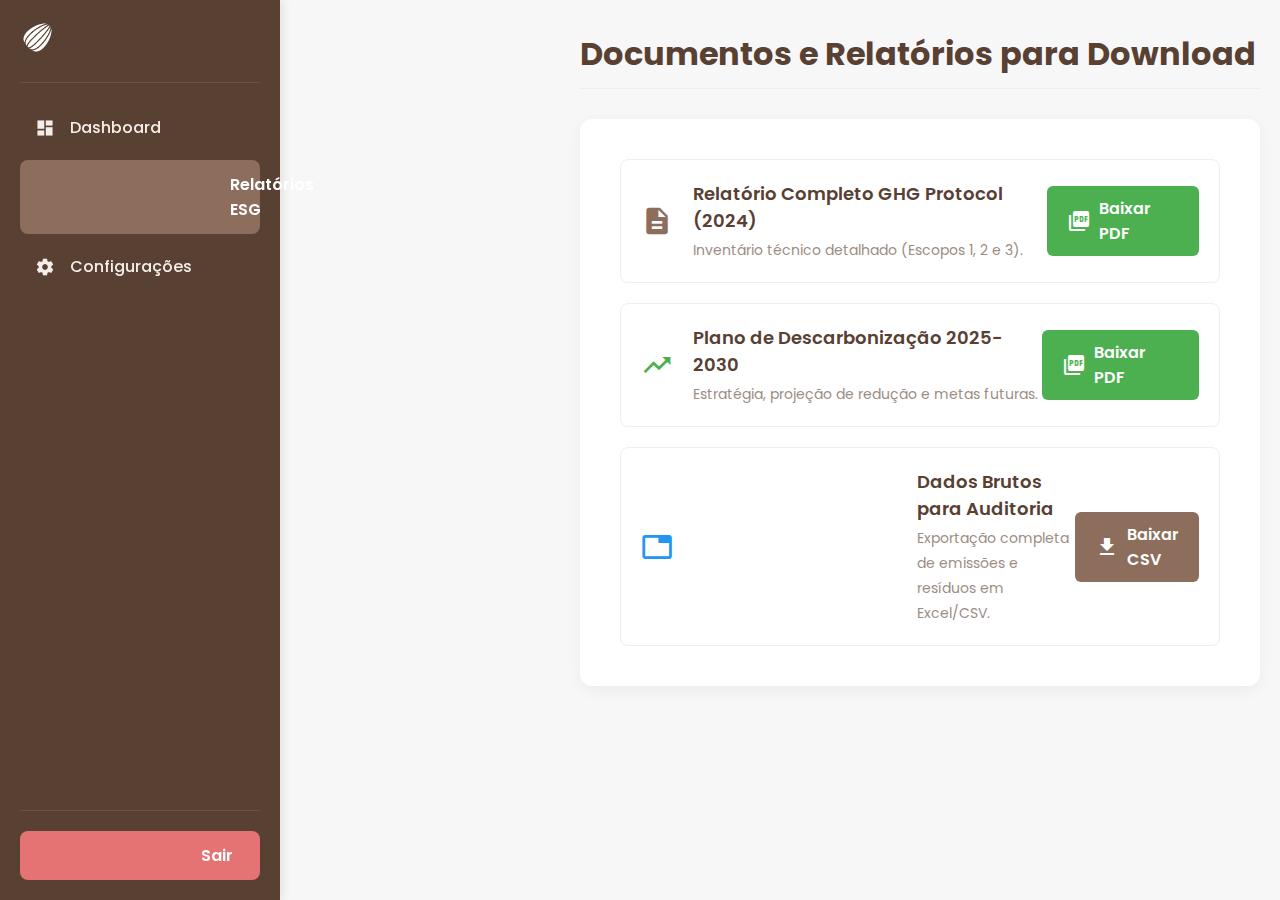
<file: static/relatorios.html>
<!DOCTYPE html>
<html lang="pt-BR">

<head>
    <meta charset="UTF-8">
    <meta name="viewport" content="width=device-width, initial-scale=1.0">
    <title>Relatórios para Download</title>
    <link href="https://fonts.googleapis.com/css2?family=Poppins:wght@300;400;600;700;800&display=swap"
        rel="stylesheet">
    <link href="https://fonts.googleapis.com/icon?family=Material+Icons" rel="stylesheet">
    <style>
        /* --- Variáveis de Estilo --- */
        :root {
            --color-brown-dark: #584033;
            --color-brown-medium: #8D6E5D;
            --color-brown-light: #F4EDE8;
            --color-text-dark: var(--color-brown-dark);
            --color-text-light: #9C8C83;
            --color-white: #FFFFFF;
            --color-green-esg: #4CAF50;
            --color-blue-esg: #2196F3;
            --color-gold-esg: #FFC107;
            --color-hover-light: #A38271;
            --font-primary: 'Poppins', sans-serif;
            --dashboard-padding: 20px;
        }

        * {
            margin: 0;
            padding: 0;
            box-sizing: border-box;
            font-family: var(--font-primary);
        }

        body {
            background-color: #f7f7f7;
            min-height: 100vh;
            color: var(--color-text-dark);
        }

        /* --- Layout Principal (Grid para Sidebar e Conteúdo) --- */
        .dashboard-container {
            display: grid;
            grid-template-columns: 280px 1fr;
            /* Sidebar e Conteúdo */
            min-height: 100vh;
        }

        /* --- Sidebar (Menu Lateral) --- */
        .sidebar {
            background-color: var(--color-brown-dark);
            color: var(--color-white);
            padding: var(--dashboard-padding);
            display: flex;
            flex-direction: column;
            box-shadow: 2px 0 10px rgba(0, 0, 0, 0.1);
            position: fixed;
            height: 100%;
            width: 280px;
            z-index: 100;
            transition: transform 0.3s ease;
        }

        .sidebar-logo {
            padding-bottom: 20px;
            margin-bottom: 20px;
            border-bottom: 1px solid rgba(255, 255, 255, 0.1);
        }

        .sidebar-logo img {
            height: 35px;
            filter: brightness(0) invert(1);
            width: auto;
        }

        .sidebar-nav {
            flex-grow: 1;
        }

        .sidebar-nav a {
            display: flex;
            align-items: center;
            padding: 12px 15px;
            margin-bottom: 8px;
            text-decoration: none;
            color: var(--color-brown-light);
            border-radius: 8px;
            transition: background-color 0.2s, color 0.2s;
            font-weight: 500;
        }

        .sidebar-nav a:hover {
            background-color: #6a5345;
        }

        .sidebar-nav a.active {
            background-color: var(--color-brown-medium);
            color: var(--color-white);
            font-weight: 600;
        }

        .sidebar-nav .material-icons {
            margin-right: 15px;
            font-size: 20px;
        }

        /* --- Botão de Sair (Logout) --- */
        .sidebar-footer {
            padding-top: 20px;
            border-top: 1px solid rgba(255, 255, 255, 0.1);
        }

        .logout-button {
            display: flex;
            align-items: center;
            justify-content: center;
            text-align: center;
            width: 100%;
            padding: 12px;
            border: none;
            border-radius: 8px;
            background-color: #E57373;
            color: var(--color-white);
            cursor: pointer;
            font-weight: 600;
            transition: background-color 0.3s, transform 0.2s;
            text-decoration: none;
        }

        .logout-button:hover {
            background-color: #C62828;
            transform: translateY(-1px);
        }

        .logout-button .material-icons {
            margin-right: 10px;
        }

        /* --- Conteúdo Principal (Main Content) --- */
        .main-content {
            grid-column: 2 / 3;
            padding: var(--dashboard-padding);
            margin-left: 280px;
        }

        .page-header {
            margin-bottom: 30px;
            padding: 10px 0;
            border-bottom: 1px solid #eee;
        }

        .page-header h1 {
            font-size: 32px;
            font-weight: 700;
            color: var(--color-brown-dark);
        }

        /* --- Seção de Downloads --- */
        .download-container {
            background-color: var(--color-white);
            padding: 40px;
            border-radius: 12px;
            box-shadow: 0 4px 15px rgba(0, 0, 0, 0.05);
        }

        .download-list {
            display: flex;
            flex-direction: column;
            gap: 20px;
        }

        .report-item {
            display: flex;
            justify-content: space-between;
            align-items: center;
            padding: 20px;
            border: 1px solid var(--color-brown-light);
            border-radius: 8px;
            transition: background-color 0.3s;
        }

        .report-item:hover {
            background-color: var(--color-brown-light);
        }

        .report-info {
            display: flex;
            align-items: center;
            gap: 20px;
        }

        .report-info .material-icons {
            font-size: 32px;
            color: var(--color-brown-medium);
        }

        .report-info h3 {
            font-size: 18px;
            font-weight: 600;
            margin-bottom: 3px;
        }

        .report-info span {
            font-size: 14px;
            color: var(--color-text-light);
        }

        .download-button {
            padding: 10px 20px;
            border: none;
            border-radius: 6px;
            background-color: var(--color-green-esg);
            /* Destaque para Ação */
            color: var(--color-white);
            font-weight: 600;
            cursor: pointer;
            text-decoration: none;
            transition: background-color 0.3s, transform 0.2s;
            display: flex;
            align-items: center;
            gap: 8px;
        }

        .download-button:hover {
            background-color: #388E3C;
            transform: translateY(-1px);
        }

        /* --- Responsividade Mobile (Os estilos de sidebar já foram ajustados no outro arquivo) --- */
        @media (max-width: 1024px) {
            .dashboard-container {
                grid-template-columns: 1fr;
            }

            .sidebar {
                transform: translateX(-100%);
            }

            .sidebar.active {
                transform: translateX(0);
            }

            .main-content {
                margin-left: 0;
            }

            .menu-toggle {
                display: block !important;
                position: fixed;
                top: 15px;
                left: 15px;
                z-index: 1001;
                background-color: var(--color-brown-medium);
                color: var(--color-white);
                padding: 10px;
                border-radius: 8px;
                cursor: pointer;
                box-shadow: 0 2px 5px rgba(0, 0, 0, 0.2);
            }

            .report-item {
                flex-direction: column;
                align-items: flex-start;
                gap: 15px;
            }

            .download-button {
                width: 100%;
                justify-content: center;
            }
        }

        .menu-toggle {
            display: none;
        }
    </style>
</head>

<body>

    <div id="menu-toggle" class="menu-toggle">
        <span class="material-icons">menu</span>
    </div>

    <div class="dashboard-container">
        <aside id="sidebar" class="sidebar">
            <div class="sidebar-logo">
                <a href="index.html">
                    <img src="casca2.png" alt="Logo Casca">
                </a>
            </div>

            <nav class="sidebar-nav">
                <a href="painel-esg-abc.html"><span class="material-icons">dashboard</span> Dashboard</a>
                <a href="relatorios.html" class="active"><span class="material-icons">bar_chart</span> Relatórios
                    ESG</a>
                <a href="#"><span class="material-icons">settings</span> Configurações</a>
            </nav>

            <div class="sidebar-footer">
                <a href="index.html" class="logout-button">
                    <span class="material-icons">logout</span> Sair
                </a>
            </div>
        </aside>

        <main class="main-content">
            <header class="page-header">
                <h1>Documentos e Relatórios para Download</h1>
            </header>

            <section class="download-container">
                <div class="download-list">

                    <div class="report-item">
                        <div class="report-info">
                            <span class="material-icons">description</span>
                            <div>
                                <h3>Relatório Completo GHG Protocol (2024)</h3>
                                <span>Inventário técnico detalhado (Escopos 1, 2 e 3).</span>
                            </div>
                        </div>
                        <a href="/relatorios/ghg-protocol" target="_blank" class="download-button">
                            <span class="material-icons">picture_as_pdf</span> Baixar PDF
                        </a>
                    </div>

                    <div class="report-item">
                        <div class="report-info">
                            <span class="material-icons" style="color: var(--color-green-esg);">trending_up</span>
                            <div>
                                <h3>Plano de Descarbonização 2025-2030</h3>
                                <span>Estratégia, projeção de redução e metas futuras.</span>
                            </div>
                        </div>
                        <a href="/relatorios/plano-descarbonizacao" target="_blank" class="download-button">
                            <span class="material-icons">picture_as_pdf</span> Baixar PDF
                        </a>
                    </div>

                    <div class="report-item">
                        <div class="report-info">
                            <span class="material-icons" style="color: var(--color-blue-esg);">table_view</span>
                            <div>
                                <h3>Dados Brutos para Auditoria</h3>
                                <span>Exportação completa de emissões e resíduos em Excel/CSV.</span>
                            </div>
                        </div>
                        <a href="/relatorios/auditoria-compliance" target="_blank" class="download-button"
                            style="background-color: var(--color-brown-medium);">
                            <span class="material-icons">file_download</span> Baixar CSV
                        </a>
                    </div>

                </div>
            </section>
        </main>
    </div>

    <script>
        document.addEventListener('DOMContentLoaded', function () {
            const sidebar = document.getElementById('sidebar');
            const menuToggle = document.getElementById('menu-toggle');

            // Funcionalidade do Menu Lateral (Mobile)
            if (menuToggle && sidebar) {
                menuToggle.addEventListener('click', function () {
                    sidebar.classList.toggle('active');
                    const icon = menuToggle.querySelector('.material-icons');
                    if (sidebar.classList.contains('active')) {
                        icon.textContent = 'close';
                    } else {
                        icon.textContent = 'menu';
                    }
                });
            }

            // Fecha a sidebar se a tela for redimensionada para desktop
            window.addEventListener('resize', function () {
                if (window.innerWidth > 1024) {
                    sidebar.classList.remove('active');
                    if (menuToggle) {
                        menuToggle.querySelector('.material-icons').textContent = 'menu';
                    }
                }
            });

            // Fechar sidebar ao clicar fora (apenas mobile)
            document.addEventListener('click', function (e) {
                if (window.innerWidth <= 1024 && sidebar.classList.contains('active') &&
                    !sidebar.contains(e.target) && !menuToggle.contains(e.target)) {

                    sidebar.classList.remove('active');
                    menuToggle.querySelector('.material-icons').textContent = 'menu';
                }
            });

            // Lógica para marcar o link de relatórios como ativo
            if (window.location.pathname.includes('relatorios.html')) {
                document.querySelector('.sidebar-nav a[href="relatorios.html"]').classList.add('active');
                // Desativa a classe 'active' do dashboard se for o caso
                const dashboardLink = document.querySelector('.sidebar-nav a[href="painel-esg-abc.html"]');
                if (dashboardLink) {
                    dashboardLink.classList.remove('active');
                }
            }
        });
    </script>
</body>

</html>
</file>
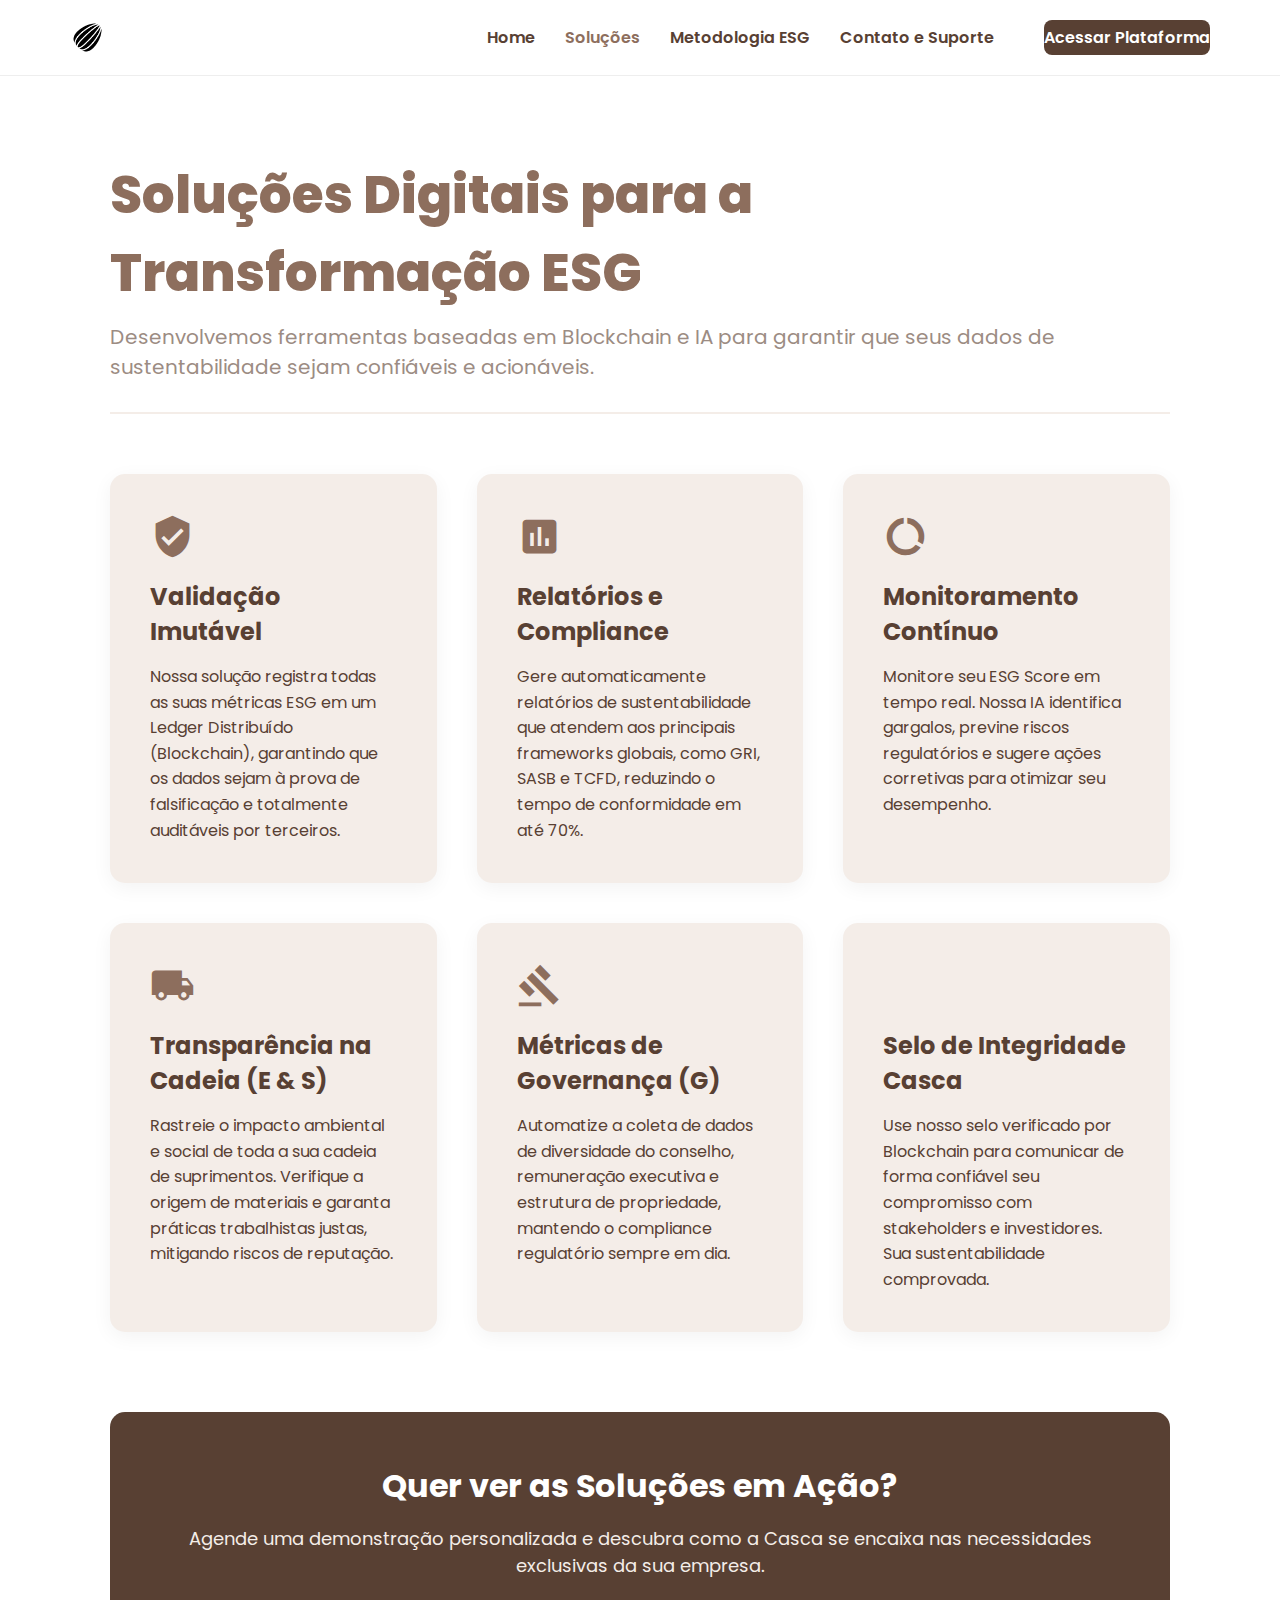
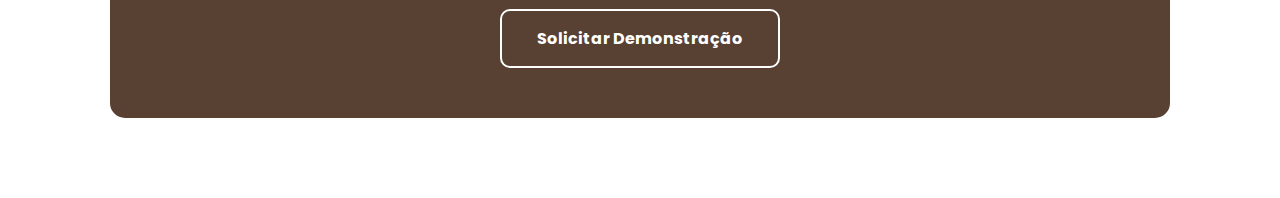
<file: static/solucoes.html>
<!DOCTYPE html>
<html lang="pt-BR">
<head>
    <meta charset="UTF-8">
    <meta name="viewport" content="width=device-width, initial-scale=1.0">
    <title>Soluções - Plataforma ESG</title>
    <link href="https://fonts.googleapis.com/css2?family=Poppins:wght@300;400;600;700;800&display=swap" rel="stylesheet">
    <link href="https://fonts.googleapis.com/icon?family=Material+Icons" rel="stylesheet">
    <style>
        /* --- Variáveis de Estilo (PADRÃO MARROM/BEGE) --- */
        :root {
            --color-brown-dark: #584033;     
            --color-brown-medium: #8D6E5D;   
            --color-brown-light: #F4EDE8;    
            --color-text-dark: var(--color-brown-dark);
            --color-text-light: #9C8C83;     
            --color-white: #FFFFFF;          
            --color-hover-light: #A38271; 
            --font-primary: 'Poppins', sans-serif;
        }

        * {
            margin: 0; padding: 0; box-sizing: border-box; 
            font-family: var(--font-primary);
            scroll-behavior: smooth;
        }

        body {
            background-color: var(--color-white); 
            min-height: 100vh;
            color: var(--color-text-dark);
        }

        /* --- Estilo do Cabeçalho e Navegação Principal --- */
        .header-main {
            display: flex;
            justify-content: space-between;
            align-items: center;
            padding: 20px 70px; 
            background-color: var(--color-white);
            border-bottom: 1px solid #eee;
        }

        .logo a img { height: 35px; vertical-align: middle; }
        
        .nav-links {
            display: flex;
            align-items: center;
            gap: 30px; 
        }

        .nav-links a {
            text-decoration: none;
            color: var(--color-text-dark);
            font-weight: 600;
            font-size: 16px;
            padding: 5px 0;
            transition: color 0.2s;
        }

        .nav-links a:hover,
        .nav-links a.active {
            color: var(--color-brown-medium);
        }

        /* --- ESTILOS DO BOTÃO PRINCIPAL (Acessar Plataforma - HEADER) --- */
        .access-button-header { 
            display: inline-block; 
            text-decoration: none; 
            padding: 10px 20px; 
            border: none; 
            border-radius: 8px; 
            font-size: 15px; 
            font-weight: 600; 
            cursor: pointer; 
            transition: all 0.3s ease; 
            background-color: var(--color-brown-dark); 
            color: var(--color-white) !important; 
            margin-left: 20px;
        }
        .access-button-header:hover { 
            background-color: #6a5345; 
            transform: translateY(-1px); 
        }

        /* Oculta o menu de hamburguer na versão desktop */
        .menu-icon { display: none; }
        .sidebar-menu { 
            display: none; 
            flex-direction: column;
            position: fixed;
            top: 75px; 
            right: 0;
            width: 100%;
            max-width: 300px;
            background-color: var(--color-brown-light);
            box-shadow: -2px 0 10px rgba(0, 0, 0, 0.1);
            padding: 20px;
            transition: transform 0.3s ease-in-out;
            transform: translateX(100%);
            z-index: 1000;
            height: calc(100vh - 75px);
        }
        .sidebar-menu.active {
            transform: translateX(0);
        }
        .sidebar-menu .menu-list {
            list-style: none;
            width: 100%;
            margin-bottom: 20px;
        }
        .sidebar-menu .menu-list a {
            display: block;
            padding: 15px 0;
            text-decoration: none;
            color: var(--color-brown-dark);
            border-bottom: 1px solid rgba(0, 0, 0, 0.1);
            font-weight: 600;
        }
        .sidebar-menu .menu-list a:hover {
            color: var(--color-brown-medium);
        }
        .sidebar-menu .access-button {
             display: block; 
             text-align: center;
             text-decoration: none; 
             padding: 15px 30px; 
             border: none; 
             border-radius: 8px; 
             font-size: 16px; 
             font-weight: 600; 
             cursor: pointer; 
             background-color: var(--color-brown-dark); 
             color: var(--color-white) !important; 
             width: 100%; 
             margin-top: auto; 
        }
        
        /* --- Layout de Conteúdo --- */
        .content-section {
            padding: 80px 70px;
            max-width: 1200px;
            margin: 0 auto;
        }

        .content-section h1 {
            font-size: 52px;
            font-weight: 800;
            color: var(--color-brown-medium);
            margin-bottom: 10px;
        }
        
        .content-section > p {
            font-size: 20px;
            color: var(--color-text-light);
            margin-bottom: 60px;
            border-bottom: 2px solid var(--color-brown-light);
            padding-bottom: 30px;
        }

        /* --- Grid de Soluções --- */
        .solution-grid {
            display: grid;
            grid-template-columns: repeat(auto-fit, minmax(300px, 1fr));
            gap: 40px;
            margin-top: 50px;
        }

        .solution-card {
            background-color: var(--color-brown-light);
            padding: 40px;
            border-radius: 15px;
            box-shadow: 0 5px 20px rgba(0, 0, 0, 0.05);
            transition: transform 0.3s ease, box-shadow 0.3s ease;
        }
        
        .solution-card:hover {
            transform: translateY(-5px);
            box-shadow: 0 10px 25px rgba(0, 0, 0, 0.1);
        }

        .solution-card .icon {
            font-size: 45px;
            color: var(--color-brown-medium);
            margin-bottom: 20px;
        }

        .solution-card h3 {
            font-size: 24px;
            font-weight: 700;
            color: var(--color-brown-dark);
            margin-bottom: 15px;
        }

        .solution-card p {
            font-size: 16px;
            color: var(--color-text-dark);
            line-height: 1.6;
        }

        /* --- Seção de Testemunhos/Destaque --- */
        .cta-box {
            background-color: var(--color-brown-dark);
            color: var(--color-white);
            padding: 50px;
            border-radius: 15px;
            margin-top: 80px;
            text-align: center;
        }
        
        .cta-box h2 {
            font-size: 32px;
            font-weight: 700;
            margin-bottom: 15px;
        }
        
        .cta-box p {
            font-size: 18px;
            margin-bottom: 30px;
            color: var(--color-brown-light);
        }

        .btn-secondary {
            display: inline-block;
            padding: 15px 35px;
            border: 2px solid var(--color-white);
            border-radius: 10px;
            font-size: 16px;
            font-weight: 700;
            color: var(--color-white);
            text-decoration: none;
            transition: background-color 0.3s, color 0.3s;
        }

        .btn-secondary:hover {
            background-color: var(--color-white);
            color: var(--color-brown-dark);
        }

        /* --- Responsividade --- */
        @media (max-width: 900px) {
            .header-main { padding: 20px 20px; }
            .nav-links { display: none; } 
            .access-button-header { display: none; } 
            .menu-icon { display: block; }
            .sidebar-menu { display: flex; }

            .content-section { padding: 50px 20px; }
            .content-section h1 { font-size: 38px; }
            .content-section > p { font-size: 18px; margin-bottom: 40px; }
            
            .solution-grid { grid-template-columns: 1fr; gap: 30px; }
            .cta-box { padding: 30px 20px; }
            .cta-box h2 { font-size: 26px; }
        }
    </style>
</head>
<body>

    <header class="header-main">
        <div class="logo">
            <a href="index.html">
                <img src="casca2.png" alt="Logo da Casca">
            </a>
        </div>
        
        <!-- Navegação Desktop -->
        <div class="nav-links">
            <a href="index.html">Home</a>
            <a href="solucoes.html" class="active">Soluções</a>
            <a href="metodologia.html">Metodologia ESG</a>
            <a href="contato-e-suporte.html">Contato e Suporte</a>
            
            <!-- BOTÃO DE ACESSO DESKTOP: APONTA PARA O PAINEL -->
            <a href="painel-esg-abc.html" class="access-button-header">
                Acessar Plataforma
            </a>
        </div>
        
        <!-- Ícone de Menu para Mobile -->
        <div id="menu-icon-main" class="menu-icon">
            <span class="material-icons">menu</span>
        </div>
    </header>

    <!-- Menu Lateral (Sidebar) para Mobile -->
    <nav id="sidebar-menu" class="sidebar-menu">
        <ul class="menu-list">
            <li><a href="index.html">Home</a></li>
            <li><a href="solucoes.html" class="active">Soluções</a></li>
            <li><a href="metodologia.html">Metodologia ESG</a></li>
            <li><a href="contato-e-suporte.html">Contato e Suporte</a></li> 
        </ul>
        <!-- BOTÃO DE ACESSO MOBILE: APONTA PARA O PAINEL -->
        <a href="painel-esg-abc.html" class="access-button">
            Acessar Plataforma
        </a>
    </nav>

    <!-- Seção Principal de Soluções -->
    <section class="content-section">
        <h1>Soluções Digitais para a Transformação ESG</h1>
        <p>Desenvolvemos ferramentas baseadas em Blockchain e IA para garantir que seus dados de sustentabilidade sejam confiáveis e acionáveis.</p>
        
        <div class="solution-grid">
            
            <!-- Solução 1: Verificação Blockchain -->
            <div class="solution-card">
                <span class="material-icons icon">verified_user</span>
                <h3>Validação Imutável</h3>
                <p>Nossa solução registra todas as suas métricas ESG em um Ledger Distribuído (Blockchain), garantindo que os dados sejam à prova de falsificação e totalmente auditáveis por terceiros.</p>
            </div>

            <!-- Solução 2: Relatórios Inteligentes -->
            <div class="solution-card">
                <span class="material-icons icon">assessment</span>
                <h3>Relatórios e Compliance</h3>
                <p>Gere automaticamente relatórios de sustentabilidade que atendem aos principais frameworks globais, como GRI, SASB e TCFD, reduzindo o tempo de conformidade em até 70%.</p>
            </div>

            <!-- Solução 3: ESG Score em Tempo Real -->
            <div class="solution-card">
                <span class="material-icons icon">data_usage</span>
                <h3>Monitoramento Contínuo</h3>
                <p>Monitore seu ESG Score em tempo real. Nossa IA identifica gargalos, previne riscos regulatórios e sugere ações corretivas para otimizar seu desempenho.</p>
            </div>
            
            <!-- Solução 4: Gestão de Cadeia de Suprimentos -->
            <div class="solution-card">
                <span class="material-icons icon">local_shipping</span>
                <h3>Transparência na Cadeia (E & S)</h3>
                <p>Rastreie o impacto ambiental e social de toda a sua cadeia de suprimentos. Verifique a origem de materiais e garanta práticas trabalhistas justas, mitigando riscos de reputação.</p>
            </div>
            
            <!-- Solução 5: Governança Automatizada -->
            <div class="solution-card">
                <span class="material-icons icon">gavel</span>
                <h3>Métricas de Governança (G)</h3>
                <p>Automatize a coleta de dados de diversidade do conselho, remuneração executiva e estrutura de propriedade, mantendo o compliance regulatório sempre em dia.</p>
            </div>
            
            <!-- Solução 6: Certificação e Selo -->
            <div class="solution-card">
                <span class="material-icons icon">badge</span>
                <h3>Selo de Integridade Casca</h3>
                <p>Use nosso selo verificado por Blockchain para comunicar de forma confiável seu compromisso com stakeholders e investidores. Sua sustentabilidade comprovada.</p>
            </div>

        </div>
        
        <div class="cta-box">
            <h2>Quer ver as Soluções em Ação?</h2>
            <p>Agende uma demonstração personalizada e descubra como a Casca se encaixa nas necessidades exclusivas da sua empresa.</p>
            <a href="contato-e-suporte.html" class="btn-secondary">Solicitar Demonstração</a>
        </div>
    </section>

    <script>
        document.addEventListener('DOMContentLoaded', function() {
            // Funcionalidade do Menu Lateral (Mobile)
            const sidebarMenu = document.getElementById('sidebar-menu');
            const menuIconMain = document.getElementById('menu-icon-main');
            const menuLinks = document.querySelectorAll('#sidebar-menu a'); 

            function toggleMenu() {
                if (sidebarMenu) {
                    sidebarMenu.classList.toggle('active');
                }
            }

            if (menuIconMain) {
                menuIconMain.addEventListener('click', toggleMenu);
            }
            
            // Fecha o menu lateral ao clicar em um link (mobile)
            menuLinks.forEach(link => {
                link.addEventListener('click', () => {
                    if (sidebarMenu && sidebarMenu.classList.contains('active')) {
                        // Pequeno atraso para permitir a navegação antes de fechar a sidebar
                        setTimeout(() => {
                            sidebarMenu.classList.remove('active');
                        }, 300); 
                    }
                });
            });
        });
    </script>
</body>
</html>
</file>
<file: static/css/dashboard.css>
/* static/css/dashboard.css */

/* --- Variáveis de Estilo --- */
:root {
    --color-brown-dark: #584033;
    --color-brown-medium: #8D6E5D;
    --color-brown-light: #F4EDE8;
    --color-text-dark: var(--color-brown-dark);
    --color-text-light: #9C8C83;
    --color-white: #FFFFFF;
    --color-green-esg: #4CAF50;
    --color-blue-esg: #2196F3;
    --color-gold-esg: #FFC107;
    --color-hover-light: #A38271;
    --font-primary: 'Poppins', sans-serif;
    --dashboard-padding: 20px;
    --color-carbon-scope1: #C62828;
    --color-carbon-scope2: #FF9800;
    --color-carbon-scope3: #4DB6AC;
}

* {
    margin: 0;
    padding: 0;
    box-sizing: border-box;
    font-family: var(--font-primary);
}

body {
    background-color: #f7f7f7;
    min-height: 100vh;
    color: var(--color-text-dark);
}

/* --- Layout Principal --- */
.dashboard-container {
    display: grid;
    grid-template-columns: 280px 1fr;
    min-height: 100vh;
}

/* --- Sidebar --- */
.sidebar {
    background-color: var(--color-brown-dark);
    color: var(--color-white);
    padding: var(--dashboard-padding);
    display: flex;
    flex-direction: column;
    box-shadow: 2px 0 10px rgba(0, 0, 0, 0.1);
    position: fixed;
    height: 100%;
    width: 280px;
    z-index: 100;
    transition: transform 0.3s ease;
}

.sidebar-logo {
    padding-bottom: 20px;
    margin-bottom: 20px;
    border-bottom: 1px solid rgba(255, 255, 255, 0.1);
}

.sidebar-logo img {
    height: 35px;
    filter: brightness(0) invert(1);
    width: auto;
}

.sidebar-nav {
    flex-grow: 1;
}

.sidebar-nav a {
    display: flex;
    align-items: center;
    padding: 12px 15px;
    margin-bottom: 8px;
    text-decoration: none;
    color: var(--color-brown-light);
    border-radius: 8px;
    transition: background-color 0.2s, color 0.2s;
    font-weight: 500;
}

.sidebar-nav a:hover {
    background-color: #6a5345;
}

.sidebar-nav a.active {
    background-color: var(--color-brown-medium);
    color: var(--color-white);
    font-weight: 600;
}

.sidebar-nav .material-icons {
    margin-right: 15px;
    font-size: 20px;
}

.sidebar-footer {
    padding-top: 20px;
    border-top: 1px solid rgba(255, 255, 255, 0.1);
}

.logout-button {
    display: flex;
    align-items: center;
    justify-content: center;
    text-align: center;
    width: 100%;
    padding: 12px;
    border: none;
    border-radius: 8px;
    background-color: #E57373;
    color: var(--color-white);
    cursor: pointer;
    font-weight: 600;
    transition: background-color 0.3s, transform 0.2s;
    text-decoration: none;
}

.logout-button:hover {
    background-color: #C62828;
    transform: translateY(-1px);
}

.logout-button .material-icons {
    margin-right: 10px;
}

/* --- Conteúdo Principal --- */
.main-content {
    grid-column: 2 / 3;
    padding: var(--dashboard-padding);
    margin-left: 280px;
}

.page-header {
    display: flex;
    justify-content: space-between;
    align-items: center;
    margin-bottom: 30px;
    padding: 10px 0;
    border-bottom: 1px solid #eee;
}

.page-header h1 {
    font-size: 32px;
    font-weight: 700;
    color: var(--color-brown-dark);
}

.user-profile {
    display: flex;
    align-items: center;
    gap: 15px;
    font-weight: 600;
}

.user-profile .avatar {
    width: 45px;
    height: 45px;
    border-radius: 50%;
    background-color: var(--color-brown-medium);
    display: flex;
    align-items: center;
    justify-content: center;
    color: var(--color-white);
    font-size: 18px;
    text-transform: uppercase;
}

/* --- Status Grid --- */
.status-grid {
    display: grid;
    grid-template-columns: repeat(auto-fit, minmax(250px, 1fr));
    gap: var(--dashboard-padding);
    margin-bottom: 40px;
}

.status-card {
    background-color: var(--color-white);
    padding: 25px;
    border-radius: 12px;
    box-shadow: 0 4px 15px rgba(0, 0, 0, 0.05);
    border-left-width: 5px;
    border-left-style: solid;
    transition: transform 0.2s;
}

.status-card:hover {
    transform: translateY(-3px);
    box-shadow: 0 6px 20px rgba(0, 0, 0, 0.1);
}

.status-card.ambiental { border-left-color: var(--color-green-esg); }
.status-card.social { border-left-color: var(--color-blue-esg); }
.status-card.governanca { border-left-color: var(--color-gold-esg); }
.status-card.geral { border-left-color: var(--color-brown-medium); }

.status-card h3 {
    font-size: 16px;
    color: var(--color-text-light);
    margin-bottom: 5px;
    font-weight: 500;
}

.status-card .value {
    font-size: 32px;
    font-weight: 800;
    margin-bottom: 5px;
}

.status-card .subtitle {
    font-size: 14px;
    color: var(--color-text-light);
}

/* --- Detail Grid & Charts --- */
.detail-grid {
    display: grid;
    grid-template-columns: 2fr 1fr;
    gap: var(--dashboard-padding);
    margin-bottom: 40px;
}

.chart-card, .recent-activity {
    background-color: var(--color-white);
    padding: 30px;
    border-radius: 12px;
    box-shadow: 0 4px 15px rgba(0, 0, 0, 0.05);
}

.chart-card h2, .recent-activity h2, .report-section h2 {
    font-size: 24px;
    font-weight: 700;
    color: var(--color-brown-dark);
    margin-bottom: 20px;
}

.activity-item {
    display: flex;
    align-items: center;
    padding: 10px 0;
    border-bottom: 1px solid #eee;
}

.activity-item:last-child { border-bottom: none; }

.activity-item .material-icons {
    font-size: 20px;
    margin-right: 15px;
    color: var(--color-brown-medium);
}

.activity-item .text strong {
    display: block;
    font-size: 15px;
    font-weight: 600;
    color: var(--color-brown-dark);
}

.activity-item .text span {
    font-size: 13px;
    color: var(--color-text-light);
}

/* --- Modals --- */
.modal-esg {
    display: none;
    position: fixed;
    z-index: 3000;
    left: 0; top: 0;
    width: 100%; height: 100%;
    background-color: rgba(0,0,0,0.5);
    backdrop-filter: blur(4px);
}

.modal-content {
    background-color: var(--color-white);
    margin: 10% auto;
    padding: 0;
    border-radius: 15px;
    width: 90%;
    max-width: 500px;
    box-shadow: 0 10px 30px rgba(0,0,0,0.2);
    overflow: hidden;
    position: relative;
    animation: animatetop 0.4s;
}

@keyframes animatetop {
    from {top: -300px; opacity: 0}
    to {top: 0; opacity: 1}
}

.modal-header {
    padding: 20px;
    background-color: var(--color-brown-dark);
    color: white;
    display: flex;
    justify-content: space-between;
    align-items: center;
}

.modal-body { padding: 30px; }

.form-group { margin-bottom: 20px; }

.form-group label {
    display: block;
    margin-bottom: 8px;
    font-weight: 600;
    color: var(--color-brown-dark);
}

.form-group input, .form-select {
    width: 100%;
    padding: 12px;
    border: 2px solid #eee;
    border-radius: 8px;
    font-size: 16px;
    outline: none;
    transition: border-color 0.3s;
    background-color: white;
}

.form-group input:focus { border-color: var(--color-brown-medium); }

.btn-save {
    width: 100%;
    padding: 15px;
    background-color: var(--color-green-esg);
    color: white;
    border: none;
    border-radius: 8px;
    font-size: 16px;
    font-weight: 700;
    cursor: pointer;
    transition: background 0.3s;
}

.btn-save:hover { background-color: #388E3C; }

.close-modal { font-size: 28px; font-weight: bold; cursor: pointer; }

/* --- Responsividade --- */
@media (max-width: 1024px) {
    .dashboard-container { grid-template-columns: 1fr; }
    .sidebar { transform: translateX(-100%); width: 250px; }
    .sidebar.active { transform: translateX(0); }
    .main-content { margin-left: 0; padding: 20px; }
    .menu-toggle {
        display: block !important;
        position: fixed;
        top: 15px;
        left: 15px;
        z-index: 1001;
        background-color: var(--color-brown-medium);
        color: var(--color-white);
        padding: 10px;
        border-radius: 8px;
        cursor: pointer;
    }
}

.menu-toggle { display: none; }
</file>
